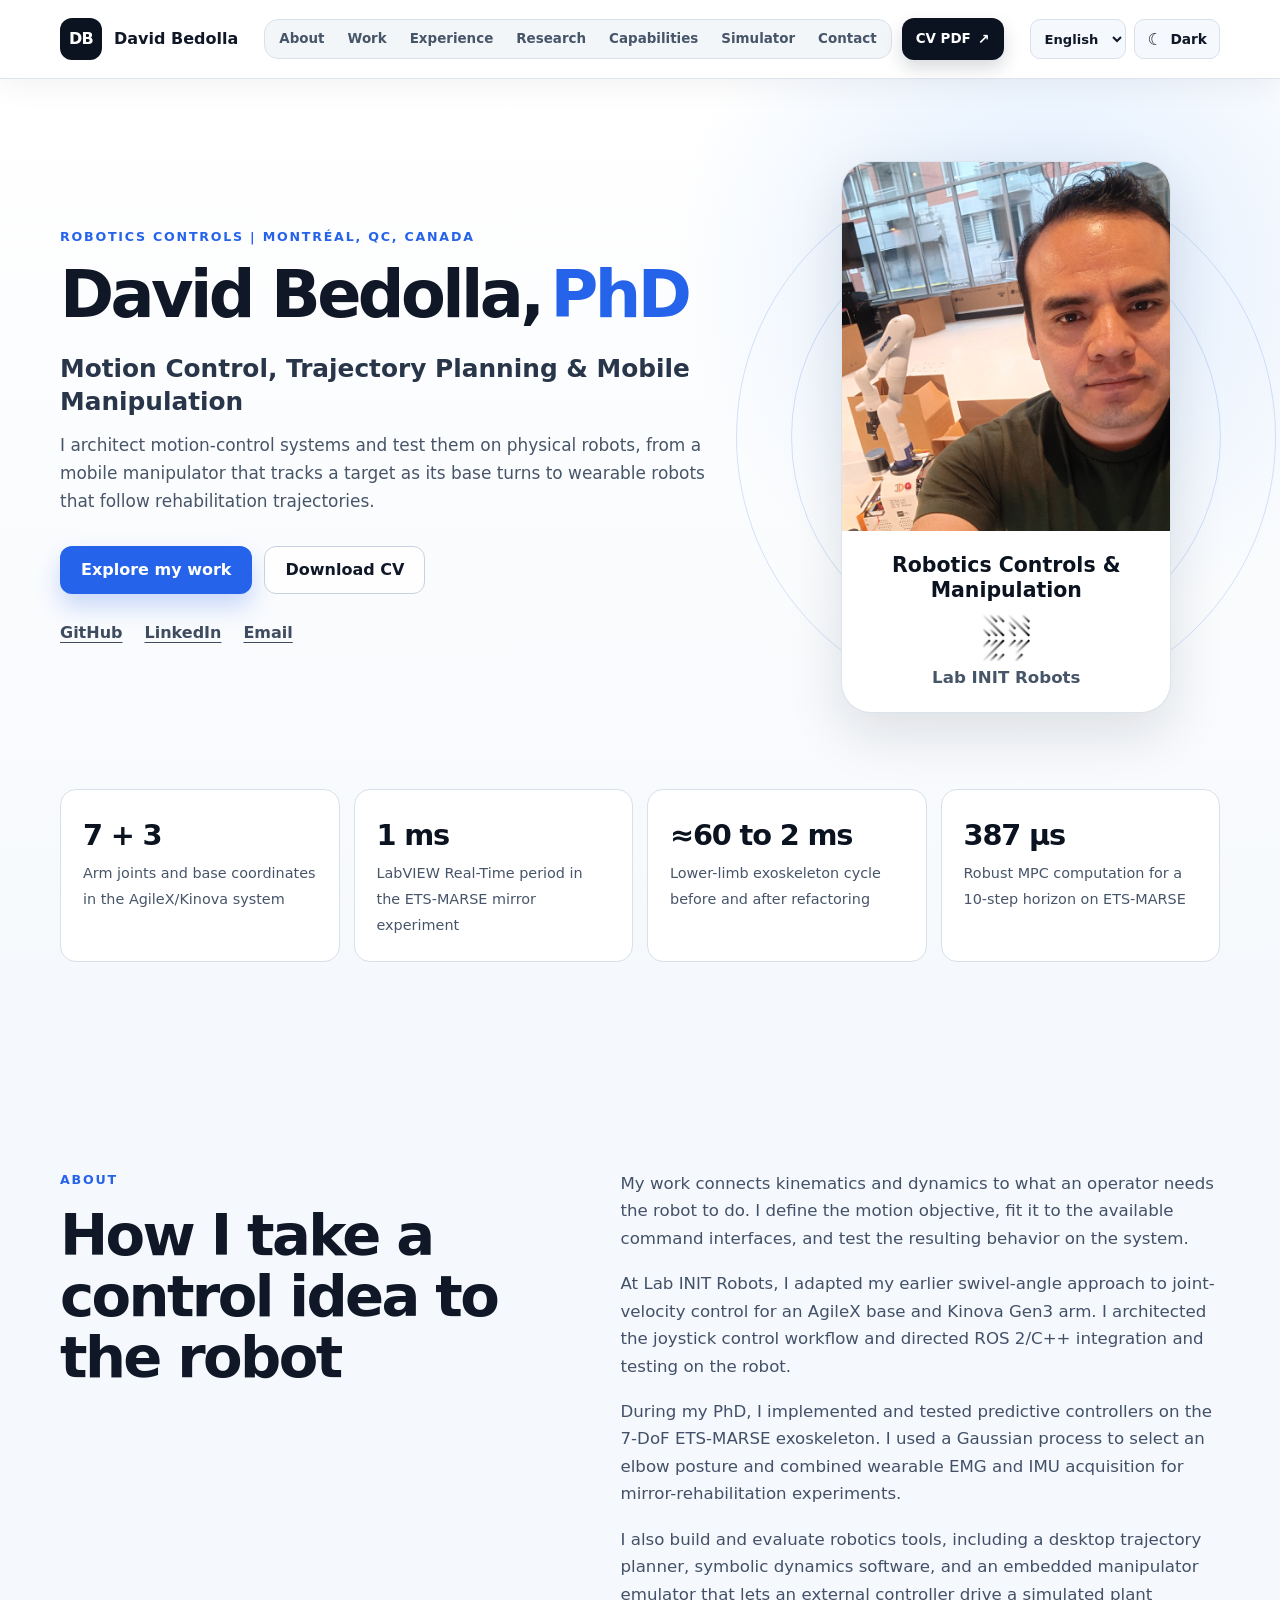
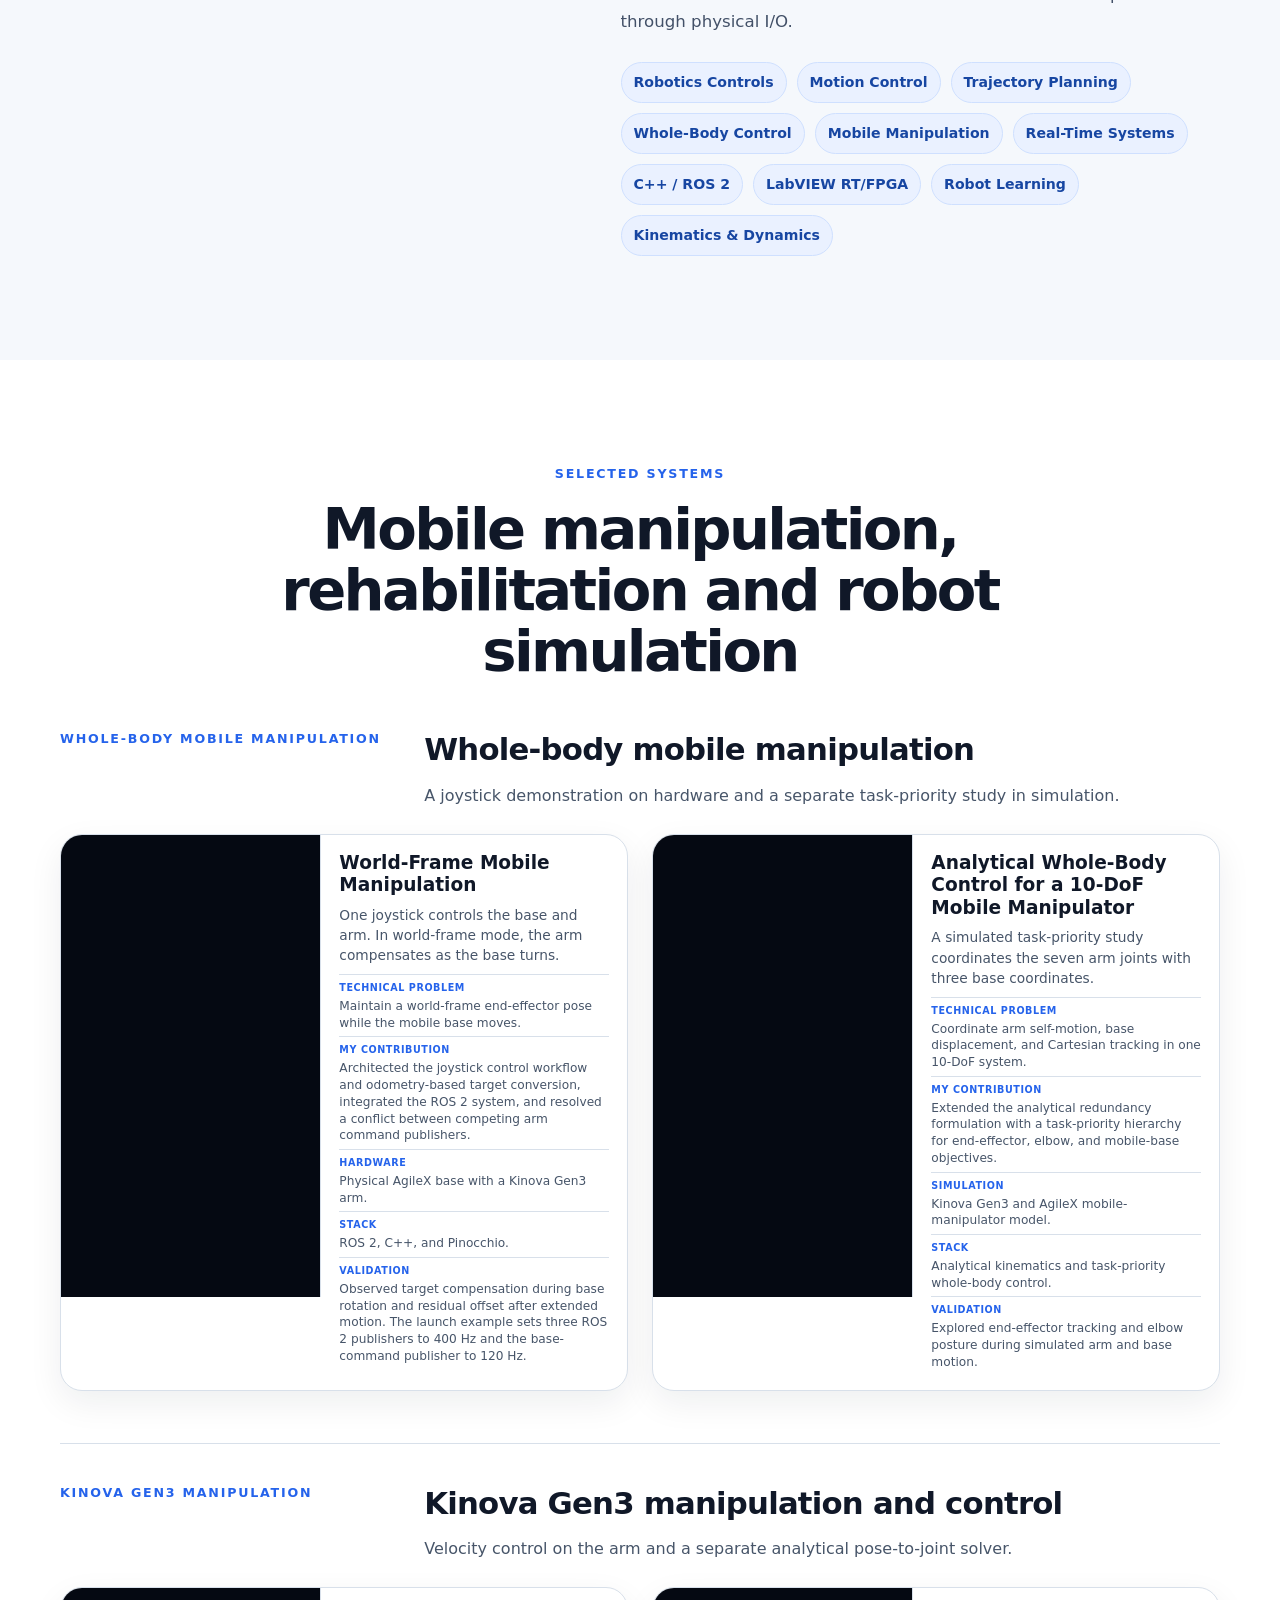
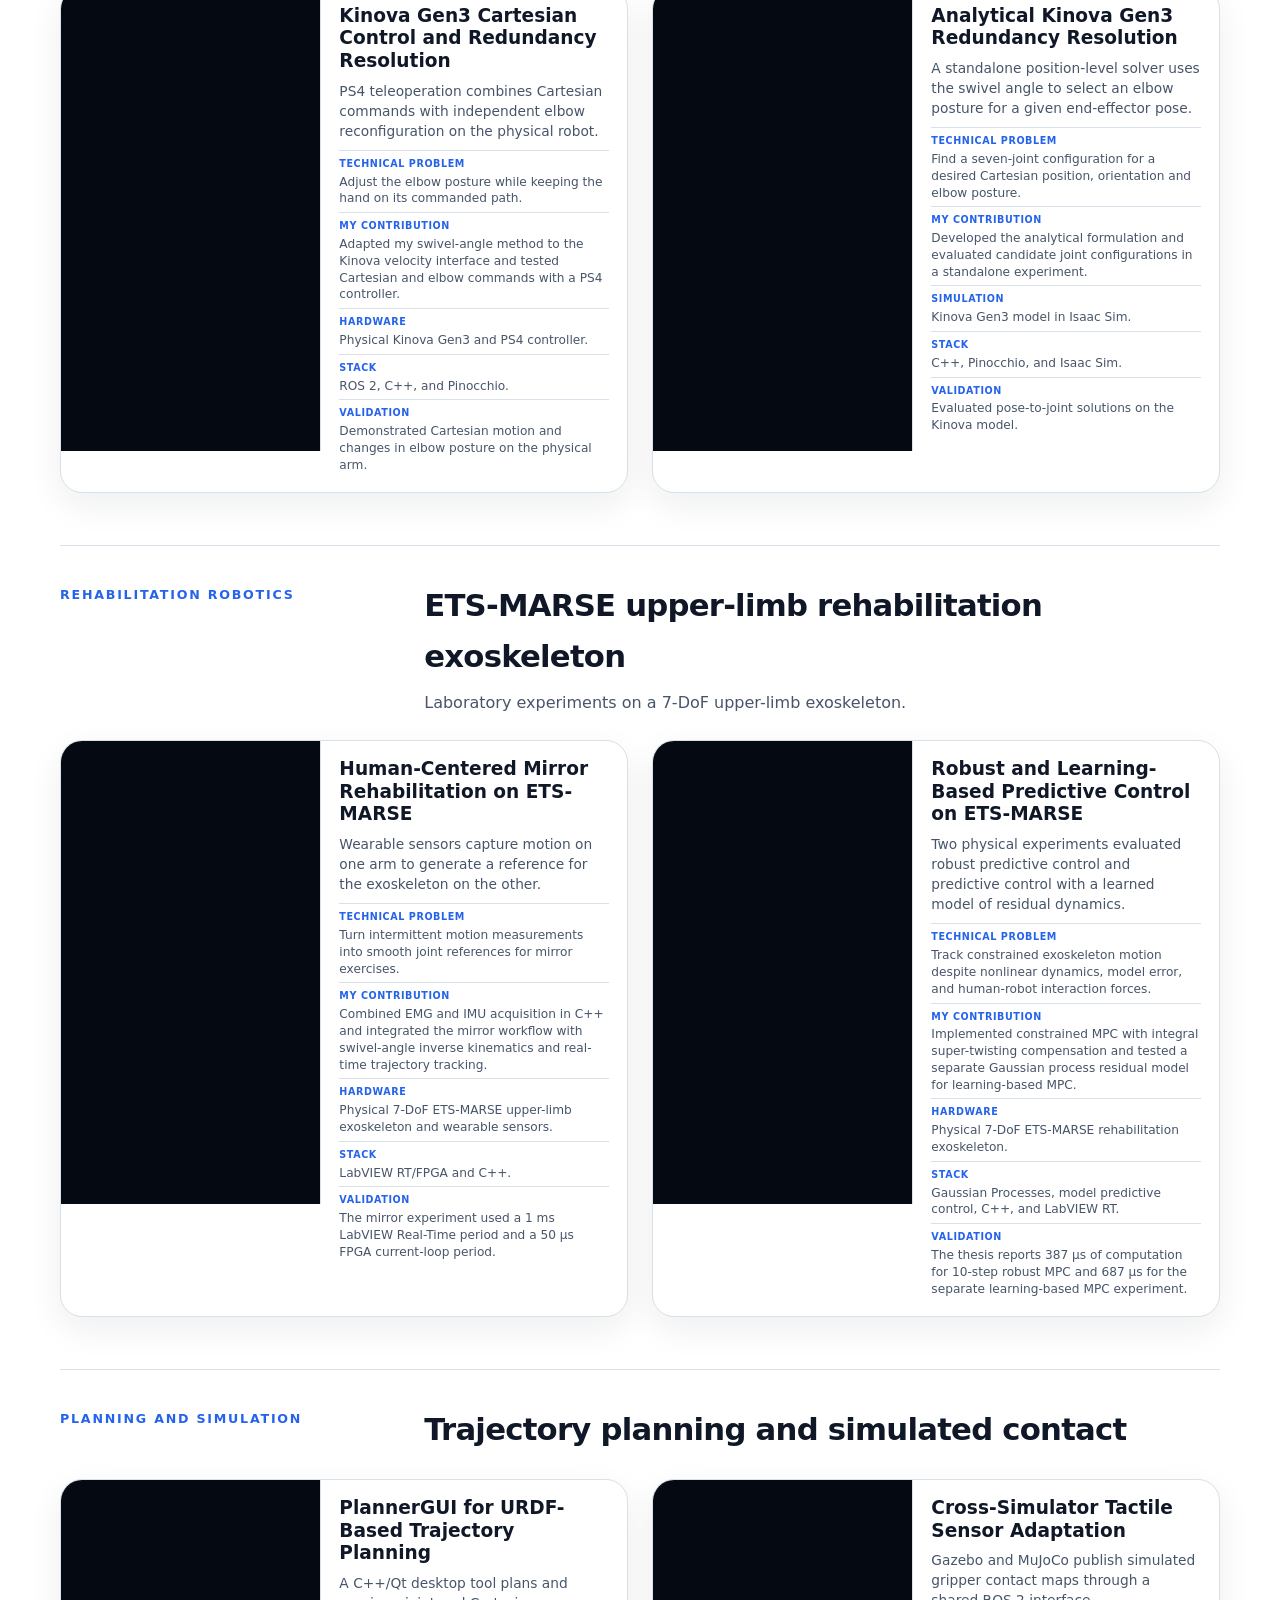
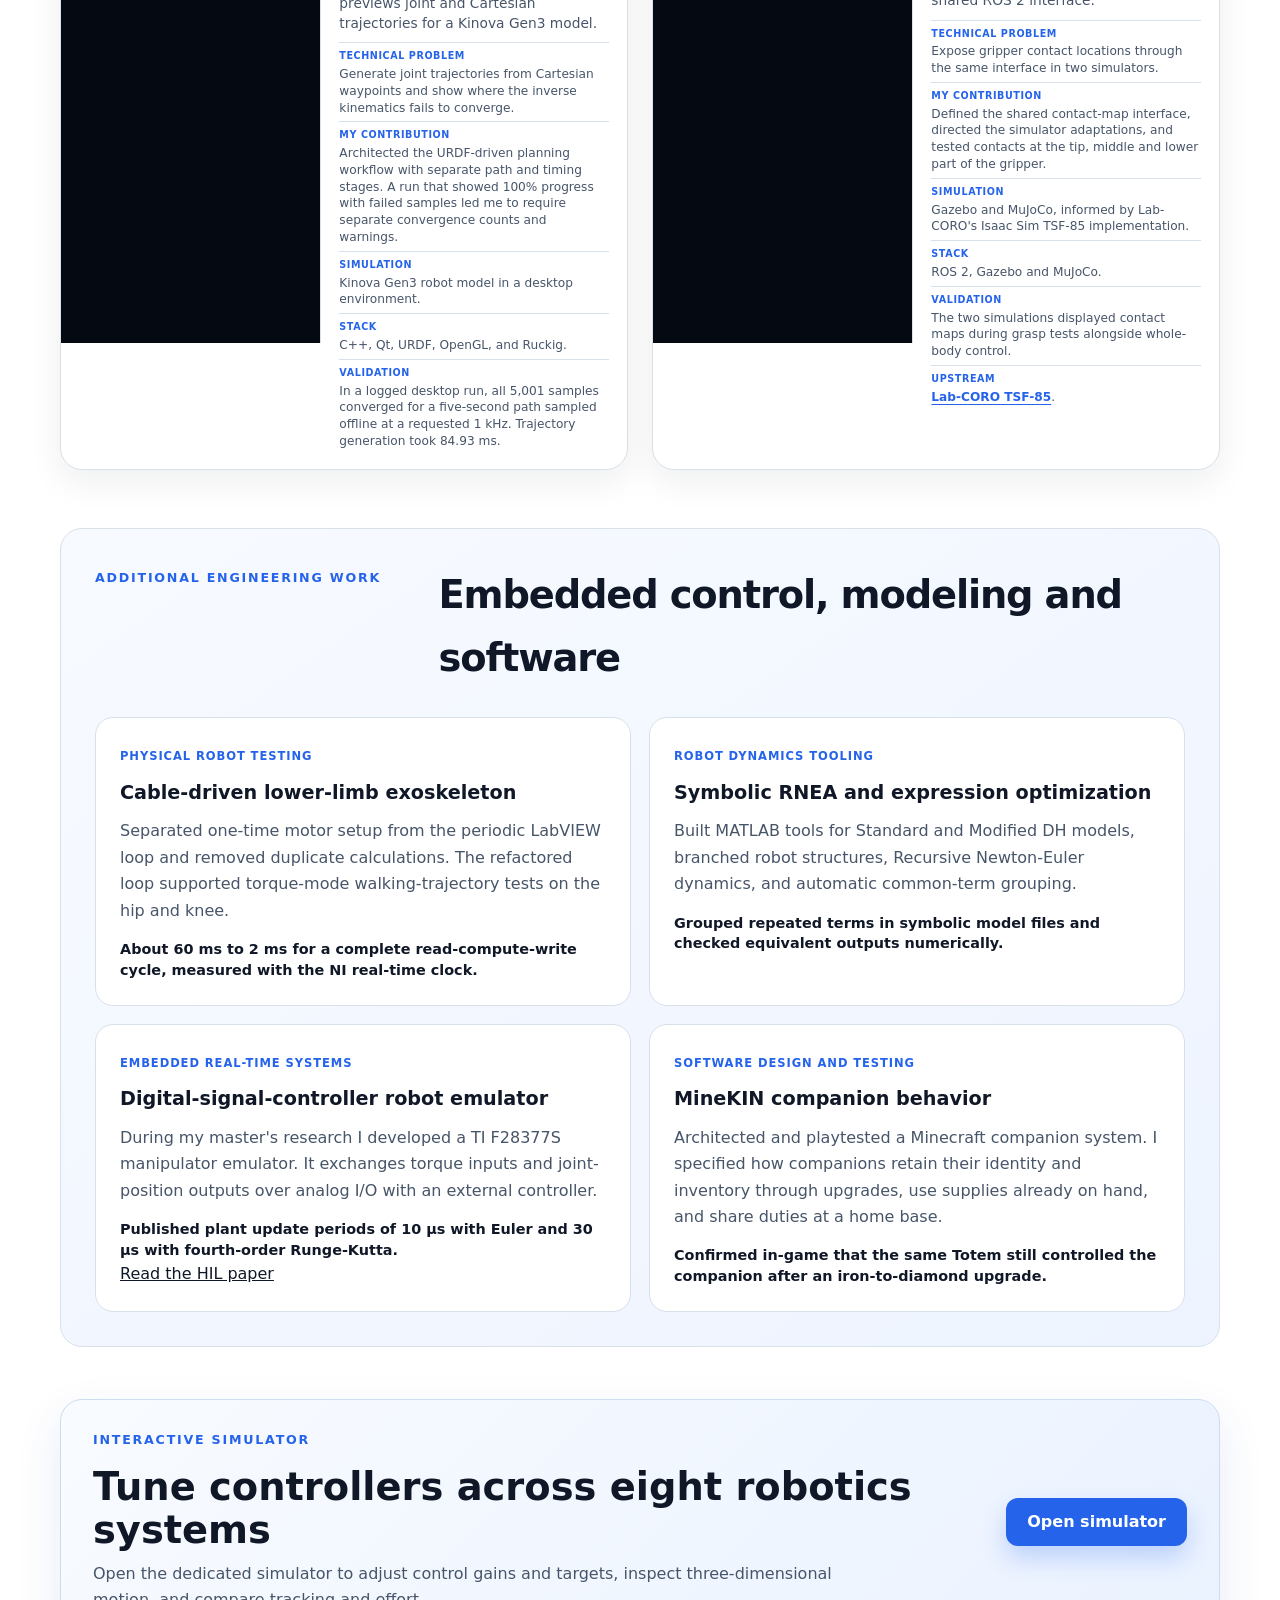
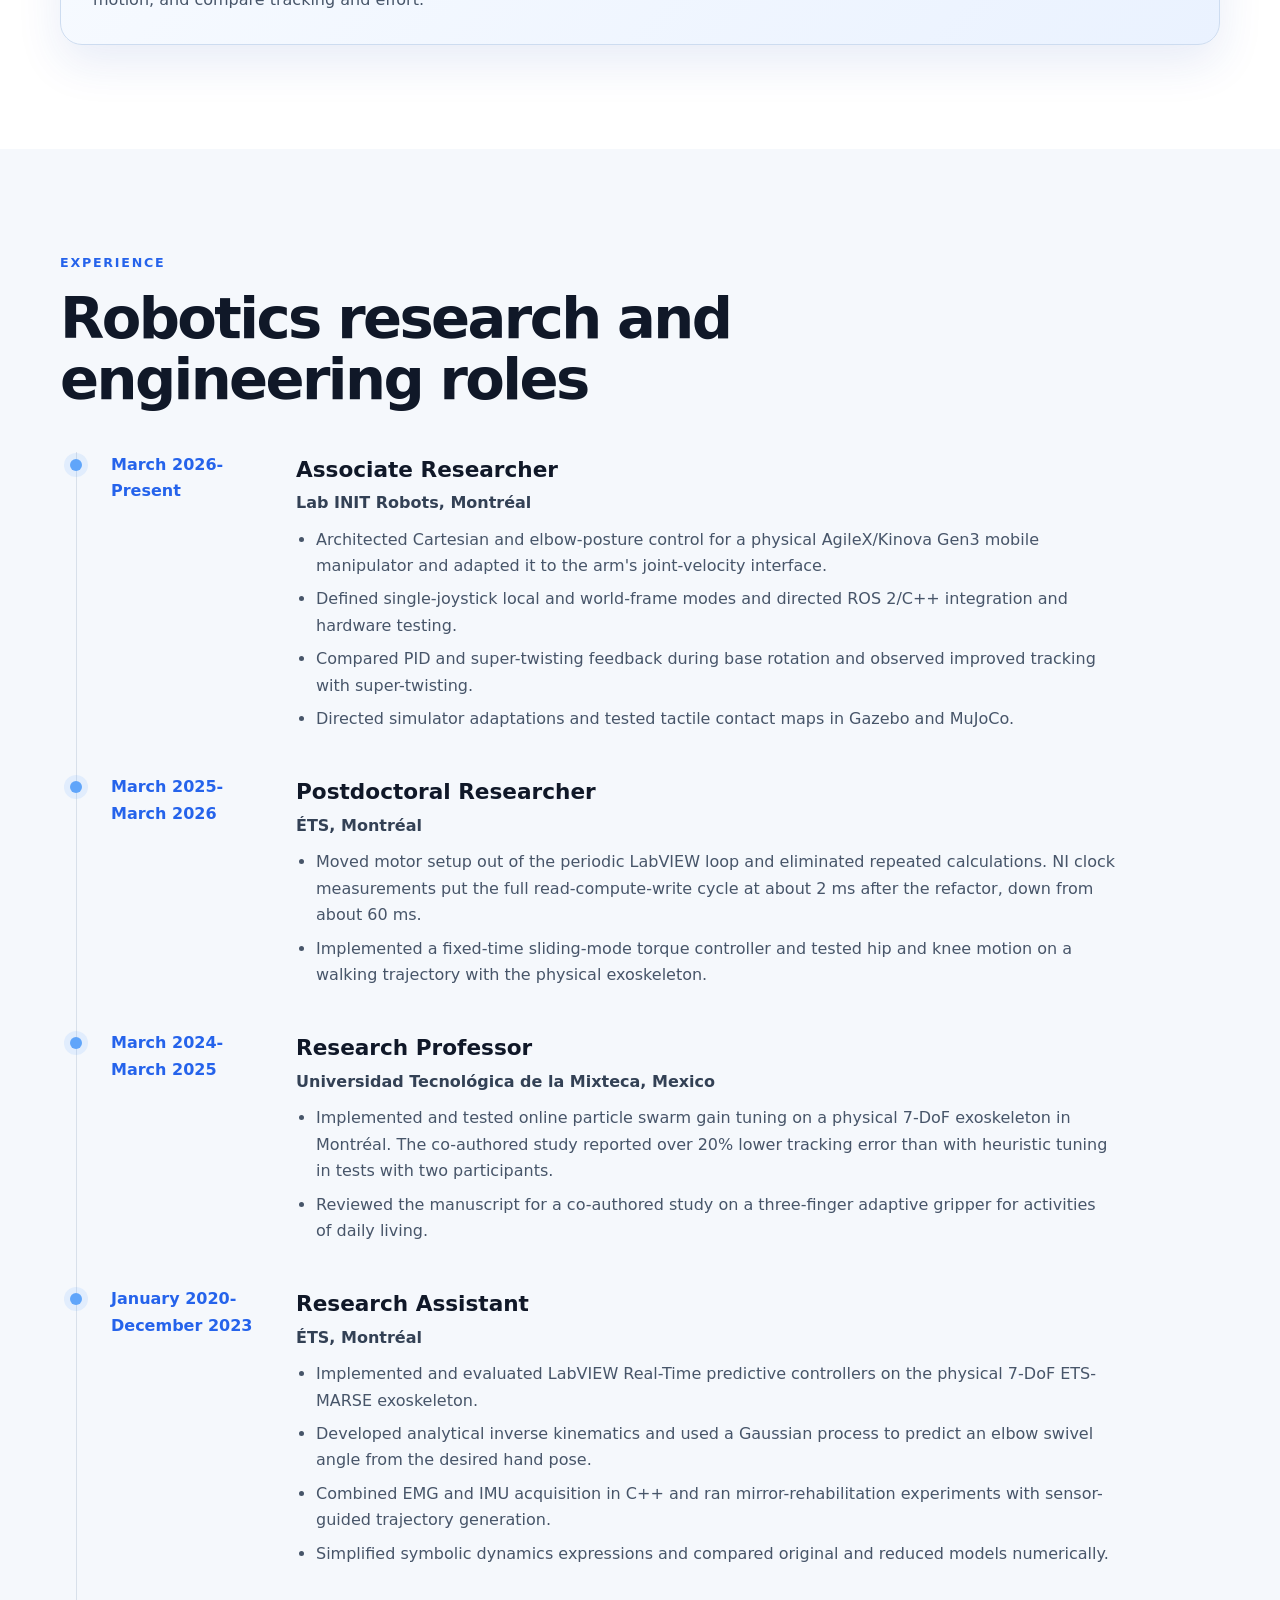
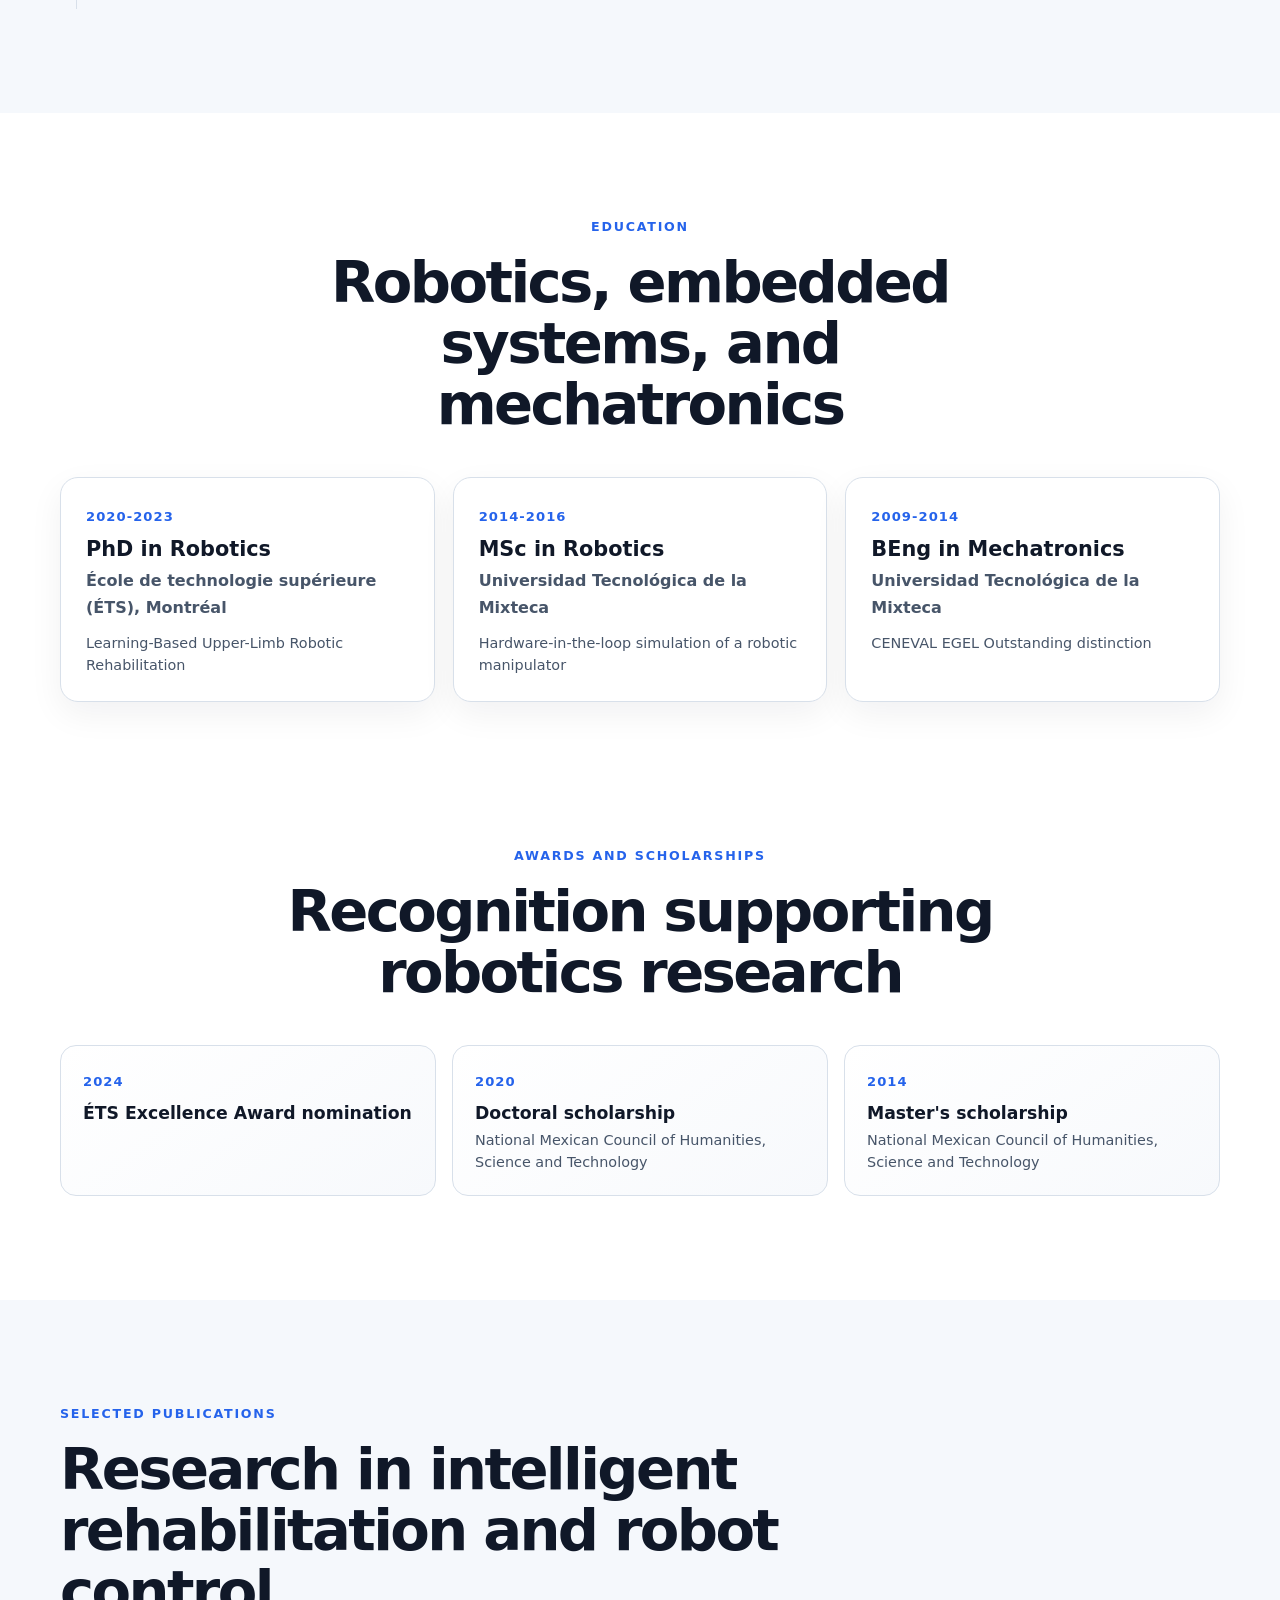
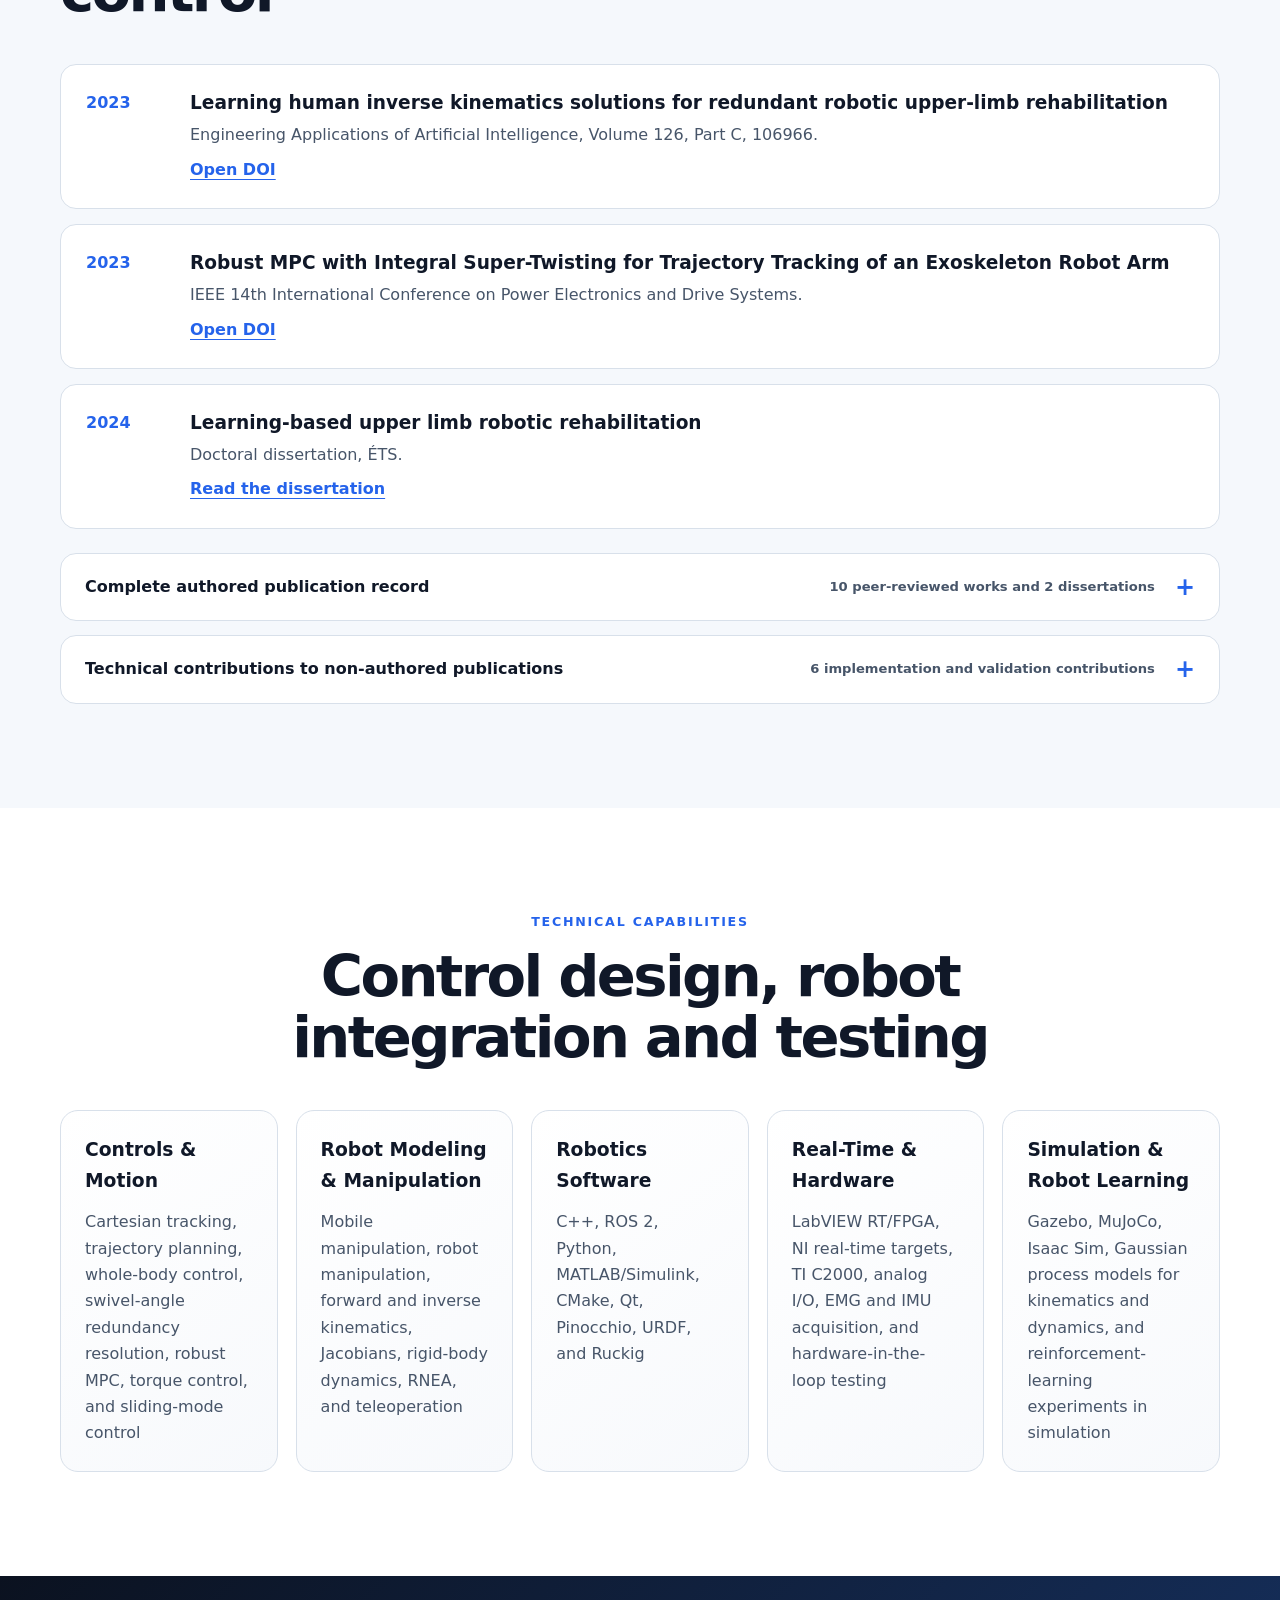
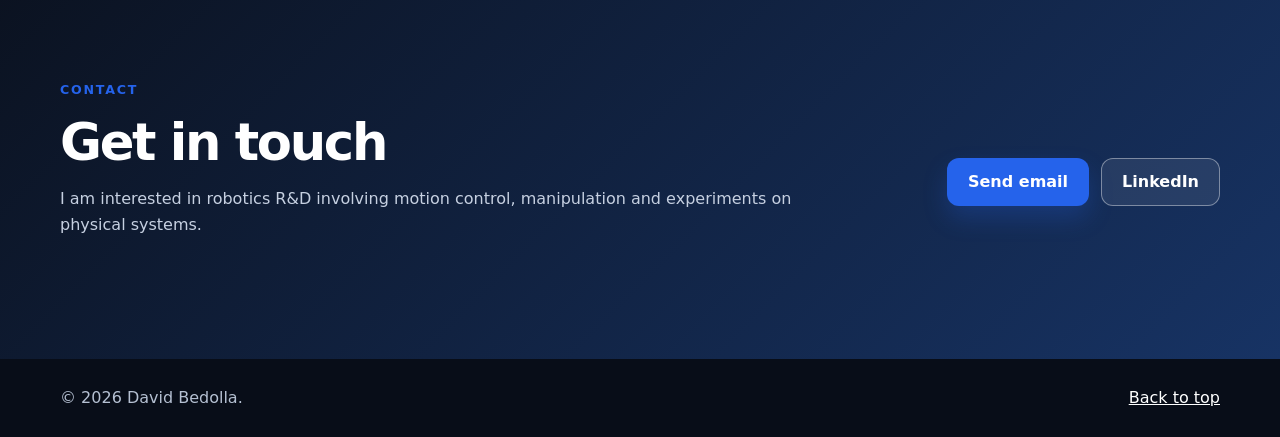
<file: index.html>
<!doctype html>
<html lang="en" translate="no" class="notranslate">
<head>
  <meta charset="utf-8">
  <meta name="viewport" content="width=device-width, initial-scale=1">
  <meta name="google" content="notranslate">
  <meta name="description" content="David Bedolla architects and tests robotics control systems for mobile manipulators and rehabilitation robots, with work in trajectory planning, ROS 2, LabVIEW Real-Time and embedded HIL.">
  <meta name="author" content="David Bedolla">
  <meta property="og:title" content="David Bedolla, PhD | Robotics Controls &amp; Mobile Manipulation">
  <meta property="og:description" content="David Bedolla architects and tests robotics control systems for mobile manipulators and rehabilitation robots, with work in trajectory planning, ROS 2, LabVIEW Real-Time and embedded HIL.">
  <meta property="og:type" content="website">
  <meta property="og:url" content="https://bedolladavidphd.github.io/">
  <meta property="og:image" content="https://bedolladavidphd.github.io/public/og.png">
  <meta property="og:image:type" content="image/png">
  <meta property="og:image:width" content="1732">
  <meta property="og:image:height" content="908">
  <meta property="og:image:alt" content="David Bedolla, PhD - Robotics Controls">
  <meta name="twitter:card" content="summary_large_image">
  <meta name="twitter:title" content="David Bedolla, PhD | Robotics Controls &amp; Mobile Manipulation">
  <meta name="twitter:description" content="David Bedolla architects and tests robotics control systems for mobile manipulators and rehabilitation robots, with work in trajectory planning, ROS 2, LabVIEW Real-Time and embedded HIL.">
  <meta name="twitter:image" content="https://bedolladavidphd.github.io/public/og.png">
  <link rel="canonical" href="https://bedolladavidphd.github.io/">
  <meta name="theme-color" content="#0b1220">
  <meta name="color-scheme" content="light dark">
  <title>David Bedolla, PhD | Robotics Controls &amp; Mobile Manipulation</title>
  <link rel="icon" href="assets/images/favicon.svg" type="image/svg+xml">
  <link rel="manifest" href="site.webmanifest">
  <script>
    document.documentElement.classList.add('js');
    try {
      const savedTheme = localStorage.getItem('portfolio-theme');
      const systemTheme = matchMedia('(prefers-color-scheme: dark)').matches ? 'dark' : 'light';
      document.documentElement.dataset.theme = savedTheme || systemTheme;
    } catch {
      document.documentElement.dataset.theme = 'light';
    }
  </script>
  <link rel="stylesheet" href="assets/css/styles.css?v=20261110-profile">
  <script defer src="assets/js/i18n.js?v=20261110-architecture"></script>
  <script defer src="assets/js/main.js?v=20260812-tsf85-1"></script>
</head>
<body>
  <a class="skip-link" href="#main-content">Skip to content</a>

  <header class="site-header" id="top">
    <div class="container nav-wrap">
      <a class="brand notranslate" href="#top" aria-label="David Bedolla home" translate="no">
        <span class="brand-mark">DB</span>
        <span class="brand-text">David Bedolla</span>
      </a>

      <nav id="site-nav" class="site-nav" aria-label="Primary navigation">
        <div class="nav-section-links" aria-label="Page sections">
          <a href="#about">About</a>
          <a href="#projects">Work</a>
          <a href="#experience">Experience</a>
          <a href="#publications">Research</a>
          <a href="#skills">Capabilities</a>
          <a href="simulator/">Simulator</a>
          <a href="#contact">Contact</a>
        </div>
        <a class="nav-cta" href="documents/David_Bedolla_CV.pdf?v=20261110-architecture" target="_blank" rel="noopener">
          <span>CV PDF</span><span class="nav-cta-arrow" aria-hidden="true">↗</span>
        </a>
      </nav>

      <div class="header-controls">
        <label class="language-control">
          <span class="visually-hidden">Language</span>
          <select class="language-select" aria-label="Language" disabled>
            <option value="en">English</option>
            <option value="es">Español</option>
            <option value="fr">Français</option>
          </select>
        </label>
        <button class="theme-toggle" type="button" aria-label="Switch color theme" aria-pressed="false">
          <span class="theme-icon" aria-hidden="true">☾</span>
          <span class="theme-label">Dark</span>
        </button>
        <button class="nav-toggle" type="button" aria-expanded="false" aria-controls="site-nav" aria-label="Open navigation">
          <span></span><span></span><span></span>
        </button>
      </div>
    </div>
  </header>

  <main id="main-content">
    <section class="hero section-pad">
      <div class="container hero-grid">
        <div class="hero-copy reveal">
          <p class="eyebrow">Robotics Controls | Montréal, QC, Canada</p>
          <h1 class="hero-name notranslate" translate="no">David Bedolla, <span>PhD</span></h1>
          <p class="hero-role">Motion Control, Trajectory Planning &amp; Mobile Manipulation</p>
          <p class="hero-summary">
            I architect motion-control systems and test them on physical robots, from a mobile manipulator that tracks a target as its base turns to wearable robots that follow rehabilitation trajectories.
          </p>
          <div class="hero-actions">
            <a class="button primary" href="#projects">Explore my work</a>
            <a class="button secondary" href="documents/David_Bedolla_CV.pdf?v=20261110-architecture" target="_blank" rel="noopener">Download CV</a>
          </div>
          <div class="social-row" aria-label="Professional links">
            <a href="https://github.com/BedollaDavidPhD" target="_blank" rel="noopener">GitHub</a>
            <a href="https://www.linkedin.com/in/-davidbedolla" target="_blank" rel="noopener">LinkedIn</a>
            <a href="mailto:davidbedollamartinez@outlook.es">Email</a>
          </div>
        </div>

        <div class="hero-visual reveal" aria-label="Robotics profile illustration">
          <div class="portrait-card">
            <div class="portrait-image">
              <img class="profile-photo" src="assets/images/profile.jpg?v=20260730-portrait" alt="David Bedolla in a robotics laboratory" width="1536" height="2048" decoding="async" fetchpriority="high">
            </div>
            <div class="portrait-caption">
              <strong>Robotics Controls &amp; Manipulation</strong>
              <span class="employer-lockup">
                <img class="init-logo" src="assets/images/init-robots-logo.png?v=20260730-portrait" alt="INIT Robots logo" width="200" height="200" decoding="async">
                <span>Lab INIT Robots</span>
              </span>
            </div>
          </div>
          <div class="orbit orbit-one"></div>
          <div class="orbit orbit-two"></div>
        </div>
      </div>

      <div class="container impact-grid reveal" aria-label="Selected project results">
        <article><strong>7 + 3</strong><span>Arm joints and base coordinates in the AgileX/Kinova system</span></article>
        <article><strong>1 ms</strong><span>LabVIEW Real-Time period in the ETS-MARSE mirror experiment</span></article>
        <article><strong>≈60 to 2 ms</strong><span>Lower-limb exoskeleton cycle before and after refactoring</span></article>
        <article><strong>387 μs</strong><span>Robust MPC computation for a 10-step horizon on ETS-MARSE</span></article>
      </div>
    </section>

    <section id="about" class="section-pad section-light">
      <div class="container two-col">
        <div class="section-heading reveal">
          <p class="eyebrow">About</p>
          <h2>How I take a control idea to the robot</h2>
        </div>
        <div class="about-copy reveal">
          <p>
            My work connects kinematics and dynamics to what an operator needs the robot to do. I define the motion objective, fit it to the available command interfaces, and test the resulting behavior on the system.
          </p>
          <p>
            At Lab INIT Robots, I adapted my earlier swivel-angle approach to joint-velocity control for an AgileX base and Kinova Gen3 arm. I architected the joystick control workflow and directed ROS 2/C++ integration and testing on the robot.
          </p>
          <p>
            During my PhD, I implemented and tested predictive controllers on the 7-DoF ETS-MARSE exoskeleton. I used a Gaussian process to select an elbow posture and combined wearable EMG and IMU acquisition for mirror-rehabilitation experiments.
          </p>
          <p>
            I also build and evaluate robotics tools, including a desktop trajectory planner, symbolic dynamics software, and an embedded manipulator emulator that lets an external controller drive a simulated plant through physical I/O.
          </p>
          <div class="focus-tags" aria-label="Professional focus areas">
            <span>Robotics Controls</span>
            <span>Motion Control</span>
            <span>Trajectory Planning</span>
            <span>Whole-Body Control</span>
            <span>Mobile Manipulation</span>
            <span>Real-Time Systems</span>
            <span>C++ / ROS 2</span>
            <span>LabVIEW RT/FPGA</span>
            <span>Robot Learning</span>
            <span>Kinematics &amp; Dynamics</span>
          </div>
        </div>
      </div>
    </section>

    <section id="projects" class="section-pad">
      <div class="container">
        <div class="section-heading centered reveal">
          <p class="eyebrow">Selected systems</p>
          <h2>Mobile manipulation, rehabilitation and robot simulation</h2>
        </div>

        <div class="project-grid">
          <div class="project-group-heading reveal">
            <p class="eyebrow">Whole-body mobile manipulation</p>
            <h3>Whole-body mobile manipulation</h3>
            <p>A joystick demonstration on hardware and a separate task-priority study in simulation.</p>
          </div>

          <article class="project-card reveal" data-project-id="mobile-manipulator-world-frame">
            <img src="assets/images/mobile-manipulator.svg" alt="Stylized mobile manipulator illustration" loading="lazy" decoding="async">
            <div class="project-body">
              <h3>World-Frame Mobile Manipulation</h3>
              <p class="project-summary">One joystick controls the base and arm. In world-frame mode, the arm compensates as the base turns.</p>
              <dl class="project-facts">
                <div><dt>Technical problem</dt><dd>Maintain a world-frame end-effector pose while the mobile base moves.</dd></div>
                <div><dt>My contribution</dt><dd>Architected the joystick control workflow and odometry-based target conversion, integrated the ROS 2 system, and resolved a conflict between competing arm command publishers.</dd></div>
                <div><dt>Hardware</dt><dd>Physical AgileX base with a Kinova Gen3 arm.</dd></div>
                <div><dt>Stack</dt><dd>ROS 2, C++, and Pinocchio.</dd></div>
                <div><dt>Validation</dt><dd>Observed target compensation during base rotation and residual offset after extended motion. The launch example sets three ROS 2 publishers to 400 Hz and the base-command publisher to 120 Hz.</dd></div>
              </dl>
            </div>
          </article>

          <article class="project-card reveal" data-project-id="mobile-manipulator-analytical">
            <img src="assets/images/mobile-manipulator.svg" alt="Stylized mobile manipulator illustration" loading="lazy" decoding="async">
            <div class="project-body">
              <h3>Analytical Whole-Body Control for a 10-DoF Mobile Manipulator</h3>
              <p class="project-summary">A simulated task-priority study coordinates the seven arm joints with three base coordinates.</p>
              <dl class="project-facts">
                <div><dt>Technical problem</dt><dd>Coordinate arm self-motion, base displacement, and Cartesian tracking in one 10-DoF system.</dd></div>
                <div><dt>My contribution</dt><dd>Extended the analytical redundancy formulation with a task-priority hierarchy for end-effector, elbow, and mobile-base objectives.</dd></div>
                <div><dt>Simulation</dt><dd>Kinova Gen3 and AgileX mobile-manipulator model.</dd></div>
                <div><dt>Stack</dt><dd>Analytical kinematics and task-priority whole-body control.</dd></div>
                <div><dt>Validation</dt><dd>Explored end-effector tracking and elbow posture during simulated arm and base motion.</dd></div>
              </dl>
            </div>
          </article>

          <div class="project-group-heading reveal">
            <p class="eyebrow">Kinova Gen3 manipulation</p>
            <h3>Kinova Gen3 manipulation and control</h3>
            <p>Velocity control on the arm and a separate analytical pose-to-joint solver.</p>
          </div>

          <article class="project-card reveal" data-project-id="mobile-manipulator-nullspace">
            <img src="assets/images/mobile-manipulator.svg" alt="Stylized Kinova Gen3 manipulation illustration" loading="lazy" decoding="async">
            <div class="project-body">
              <h3>Kinova Gen3 Cartesian Control and Redundancy Resolution</h3>
              <p class="project-summary">PS4 teleoperation combines Cartesian commands with independent elbow reconfiguration on the physical robot.</p>
              <dl class="project-facts">
                <div><dt>Technical problem</dt><dd>Adjust the elbow posture while keeping the hand on its commanded path.</dd></div>
                <div><dt>My contribution</dt><dd>Adapted my swivel-angle method to the Kinova velocity interface and tested Cartesian and elbow commands with a PS4 controller.</dd></div>
                <div><dt>Hardware</dt><dd>Physical Kinova Gen3 and PS4 controller.</dd></div>
                <div><dt>Stack</dt><dd>ROS 2, C++, and Pinocchio.</dd></div>
                <div><dt>Validation</dt><dd>Demonstrated Cartesian motion and changes in elbow posture on the physical arm.</dd></div>
              </dl>
            </div>
          </article>

          <article class="project-card reveal" data-project-id="kinova-analytical-redundancy">
            <img src="assets/images/tooling.svg" alt="Stylized Kinova Gen3 kinematics illustration" loading="lazy" decoding="async">
            <div class="project-body">
              <h3>Analytical Kinova Gen3 Redundancy Resolution</h3>
              <p class="project-summary">A standalone position-level solver uses the swivel angle to select an elbow posture for a given end-effector pose.</p>
              <dl class="project-facts">
                <div><dt>Technical problem</dt><dd>Find a seven-joint configuration for a desired Cartesian position, orientation and elbow posture.</dd></div>
                <div><dt>My contribution</dt><dd>Developed the analytical formulation and evaluated candidate joint configurations in a standalone experiment.</dd></div>
                <div><dt>Simulation</dt><dd>Kinova Gen3 model in Isaac Sim.</dd></div>
                <div><dt>Stack</dt><dd>C++, Pinocchio, and Isaac Sim.</dd></div>
                <div><dt>Validation</dt><dd>Evaluated pose-to-joint solutions on the Kinova model.</dd></div>
              </dl>
            </div>
          </article>

          <div class="project-group-heading reveal">
            <p class="eyebrow">Rehabilitation robotics</p>
            <h3>ETS-MARSE upper-limb rehabilitation exoskeleton</h3>
            <p>Laboratory experiments on a 7-DoF upper-limb exoskeleton.</p>
          </div>

          <article class="project-card reveal" data-project-id="exoskeleton-control">
            <img src="assets/images/exoskeleton.svg" alt="Stylized rehabilitation exoskeleton illustration" loading="lazy" decoding="async">
            <div class="project-body">
              <h3>Human-Centered Mirror Rehabilitation on ETS-MARSE</h3>
              <p class="project-summary">Wearable sensors capture motion on one arm to generate a reference for the exoskeleton on the other.</p>
              <dl class="project-facts">
                <div><dt>Technical problem</dt><dd>Turn intermittent motion measurements into smooth joint references for mirror exercises.</dd></div>
                <div><dt>My contribution</dt><dd>Combined EMG and IMU acquisition in C++ and integrated the mirror workflow with swivel-angle inverse kinematics and real-time trajectory tracking.</dd></div>
                <div><dt>Hardware</dt><dd>Physical 7-DoF ETS-MARSE upper-limb exoskeleton and wearable sensors.</dd></div>
                <div><dt>Stack</dt><dd>LabVIEW RT/FPGA and C++.</dd></div>
                <div><dt>Validation</dt><dd>The mirror experiment used a 1 ms LabVIEW Real-Time period and a 50 μs FPGA current-loop period.</dd></div>
              </dl>
            </div>
          </article>

          <article class="project-card reveal" data-project-id="learning-based-predictive-control">
            <img src="assets/images/exoskeleton.svg" alt="Stylized rehabilitation exoskeleton control illustration" loading="lazy" decoding="async">
            <div class="project-body">
              <h3>Robust and Learning-Based Predictive Control on ETS-MARSE</h3>
              <p class="project-summary">Two physical experiments evaluated robust predictive control and predictive control with a learned model of residual dynamics.</p>
              <dl class="project-facts">
                <div><dt>Technical problem</dt><dd>Track constrained exoskeleton motion despite nonlinear dynamics, model error, and human-robot interaction forces.</dd></div>
                <div><dt>My contribution</dt><dd>Implemented constrained MPC with integral super-twisting compensation and tested a separate Gaussian process residual model for learning-based MPC.</dd></div>
                <div><dt>Hardware</dt><dd>Physical 7-DoF ETS-MARSE rehabilitation exoskeleton.</dd></div>
                <div><dt>Stack</dt><dd>Gaussian Processes, model predictive control, C++, and LabVIEW RT.</dd></div>
                <div><dt>Validation</dt><dd>The thesis reports 387 μs of computation for 10-step robust MPC and 687 μs for the separate learning-based MPC experiment.</dd></div>
              </dl>
            </div>
          </article>

          <div class="project-group-heading reveal">
            <p class="eyebrow">Planning and simulation</p>
            <h3>Trajectory planning and simulated contact</h3>
          </div>

          <article class="project-card reveal" data-project-id="trajectory-planning-application">
            <img src="assets/images/tooling.svg" alt="Stylized robot trajectory-planning application illustration" loading="lazy" decoding="async">
            <div class="project-body">
              <h3>PlannerGUI for URDF-Based Trajectory Planning</h3>
              <p class="project-summary">A C++/Qt desktop tool plans and previews joint and Cartesian trajectories for a Kinova Gen3 model.</p>
              <dl class="project-facts">
                <div><dt>Technical problem</dt><dd>Generate joint trajectories from Cartesian waypoints and show where the inverse kinematics fails to converge.</dd></div>
                <div><dt>My contribution</dt><dd>Architected the URDF-driven planning workflow with separate path and timing stages. A run that showed 100% progress with failed samples led me to require separate convergence counts and warnings.</dd></div>
                <div><dt>Simulation</dt><dd>Kinova Gen3 robot model in a desktop environment.</dd></div>
                <div><dt>Stack</dt><dd>C++, Qt, URDF, OpenGL, and Ruckig.</dd></div>
                <div><dt>Validation</dt><dd>In a logged desktop run, all 5,001 samples converged for a five-second path sampled offline at a requested 1 kHz. Trajectory generation took 84.93 ms.</dd></div>
              </dl>
            </div>
          </article>

          <article class="project-card reveal" data-project-id="cross-simulator-tactile-adaptation">
            <img src="assets/images/tooling.svg" alt="Stylized contact-aware robotics simulation illustration" loading="lazy" decoding="async">
            <div class="project-body">
              <h3>Cross-Simulator Tactile Sensor Adaptation</h3>
              <p class="project-summary">Gazebo and MuJoCo publish simulated gripper contact maps through a shared ROS 2 interface.</p>
              <dl class="project-facts">
                <div><dt>Technical problem</dt><dd>Expose gripper contact locations through the same interface in two simulators.</dd></div>
                <div><dt>My contribution</dt><dd>Defined the shared contact-map interface, directed the simulator adaptations, and tested contacts at the tip, middle and lower part of the gripper.</dd></div>
                <div><dt>Simulation</dt><dd>Gazebo and MuJoCo, informed by Lab-CORO's Isaac Sim TSF-85 implementation.</dd></div>
                <div><dt>Stack</dt><dd>ROS 2, Gazebo and MuJoCo.</dd></div>
                <div><dt>Validation</dt><dd>The two simulations displayed contact maps during grasp tests alongside whole-body control.</dd></div>
                <div><dt>Upstream</dt><dd><a href="https://github.com/Lab-CORO/TSF-85" target="_blank" rel="noopener">Lab-CORO TSF-85</a>.</dd></div>
              </dl>
            </div>
          </article>

        </div>

        <div class="supporting-work reveal">
          <div class="supporting-work-heading">
            <p class="eyebrow">Additional engineering work</p>
            <h3>Embedded control, modeling and software</h3>
          </div>
          <div class="foundation-grid">
            <article class="foundation-card">
              <span>Physical robot testing</span>
              <h3>Cable-driven lower-limb exoskeleton</h3>
              <p>Separated one-time motor setup from the periodic LabVIEW loop and removed duplicate calculations. The refactored loop supported torque-mode walking-trajectory tests on the hip and knee.</p>
              <strong>About 60 ms to 2 ms for a complete read-compute-write cycle, measured with the NI real-time clock.</strong>
            </article>
            <article class="foundation-card">
              <span>Robot dynamics tooling</span>
              <h3>Symbolic RNEA and expression optimization</h3>
              <p>Built MATLAB tools for Standard and Modified DH models, branched robot structures, Recursive Newton-Euler dynamics, and automatic common-term grouping.</p>
              <strong>Grouped repeated terms in symbolic model files and checked equivalent outputs numerically.</strong>
            </article>
            <article class="foundation-card">
              <span>Embedded real-time systems</span>
              <h3>Digital-signal-controller robot emulator</h3>
              <p>During my master's research I developed a TI F28377S manipulator emulator. It exchanges torque inputs and joint-position outputs over analog I/O with an external controller.</p>
              <strong>Published plant update periods of 10 μs with Euler and 30 μs with fourth-order Runge-Kutta.</strong>
              <a href="https://www.mecamex.net/revistas/LMEM/revistas/LMEM-V07-N01-04.pdf" target="_blank" rel="noopener">Read the HIL paper</a>
            </article>
            <article class="foundation-card">
              <span>Software design and testing</span>
              <h3>MineKIN companion behavior</h3>
              <p>Architected and playtested a Minecraft companion system. I specified how companions retain their identity and inventory through upgrades, use supplies already on hand, and share duties at a home base.</p>
              <strong>Confirmed in-game that the same Totem still controlled the companion after an iron-to-diamond upgrade.</strong>
            </article>
          </div>
        </div>

        <div class="simulator-cta reveal">
          <div>
            <p class="eyebrow">Interactive simulator</p>
            <h3>Tune controllers across eight robotics systems</h3>
            <p>Open the dedicated simulator to adjust control gains and targets, inspect three-dimensional motion, and compare tracking and effort.</p>
          </div>
          <a class="button primary" href="simulator/">Open simulator</a>
        </div>

      </div>
    </section>

    <section id="experience" class="section-pad section-dark">
      <div class="container">
        <div class="section-heading reveal">
          <p class="eyebrow">Experience</p>
          <h2>Robotics research and engineering roles</h2>
        </div>

        <div class="timeline">
          <article class="timeline-item reveal">
            <div class="timeline-date">March 2026-Present</div>
            <div>
              <h3>Associate Researcher</h3>
              <p class="timeline-place">Lab INIT Robots, Montréal</p>
              <ul class="timeline-bullets">
                <li>Architected Cartesian and elbow-posture control for a physical AgileX/Kinova Gen3 mobile manipulator and adapted it to the arm's joint-velocity interface.</li>
                <li>Defined single-joystick local and world-frame modes and directed ROS 2/C++ integration and hardware testing.</li>
                <li>Compared PID and super-twisting feedback during base rotation and observed improved tracking with super-twisting.</li>
                <li>Directed simulator adaptations and tested tactile contact maps in Gazebo and MuJoCo.</li>
              </ul>
            </div>
          </article>

          <article class="timeline-item reveal">
            <div class="timeline-date">March 2025-March 2026</div>
            <div>
              <h3>Postdoctoral Researcher</h3>
              <p class="timeline-place">ÉTS, Montréal</p>
              <ul class="timeline-bullets">
                <li>Moved motor setup out of the periodic LabVIEW loop and eliminated repeated calculations. NI clock measurements put the full read-compute-write cycle at about 2 ms after the refactor, down from about 60 ms.</li>
                <li>Implemented a fixed-time sliding-mode torque controller and tested hip and knee motion on a walking trajectory with the physical exoskeleton.</li>
              </ul>
            </div>
          </article>

          <article class="timeline-item reveal">
            <div class="timeline-date">March 2024-March 2025</div>
            <div>
              <h3>Research Professor</h3>
              <p class="timeline-place">Universidad Tecnológica de la Mixteca, Mexico</p>
              <ul class="timeline-bullets">
                <li>Implemented and tested online particle swarm gain tuning on a physical 7-DoF exoskeleton in Montréal. The co-authored study reported over 20% lower tracking error than with heuristic tuning in tests with two participants.</li>
                <li>Reviewed the manuscript for a co-authored study on a three-finger adaptive gripper for activities of daily living.</li>
              </ul>
            </div>
          </article>

          <article class="timeline-item reveal">
            <div class="timeline-date">January 2020-December 2023</div>
            <div>
              <h3>Research Assistant</h3>
              <p class="timeline-place">ÉTS, Montréal</p>
              <ul class="timeline-bullets">
                <li>Implemented and evaluated LabVIEW Real-Time predictive controllers on the physical 7-DoF ETS-MARSE exoskeleton.</li>
                <li>Developed analytical inverse kinematics and used a Gaussian process to predict an elbow swivel angle from the desired hand pose.</li>
                <li>Combined EMG and IMU acquisition in C++ and ran mirror-rehabilitation experiments with sensor-guided trajectory generation.</li>
                <li>Simplified symbolic dynamics expressions and compared original and reduced models numerically.</li>
              </ul>
            </div>
          </article>
        </div>
      </div>
    </section>

    <section id="education" class="section-pad">
      <div class="container">
        <div class="section-heading centered reveal">
          <p class="eyebrow">Education</p>
          <h2>Robotics, embedded systems, and mechatronics</h2>
        </div>

        <div class="education-grid">
          <article class="education-card reveal">
            <span>2020-2023</span>
            <h3>PhD in Robotics</h3>
            <p>École de technologie supérieure (ÉTS), Montréal</p>
            <small>Learning-Based Upper-Limb Robotic Rehabilitation</small>
          </article>
          <article class="education-card reveal">
            <span>2014-2016</span>
            <h3>MSc in Robotics</h3>
            <p>Universidad Tecnológica de la Mixteca</p>
            <small>Hardware-in-the-loop simulation of a robotic manipulator</small>
          </article>
          <article class="education-card reveal">
            <span>2009-2014</span>
            <h3>BEng in Mechatronics</h3>
            <p>Universidad Tecnológica de la Mixteca</p>
            <small>CENEVAL EGEL Outstanding distinction</small>
          </article>
        </div>
      </div>
    </section>

    <section id="awards" class="section-pad compact-section">
      <div class="container">
        <div class="section-heading centered reveal">
          <p class="eyebrow">Awards and scholarships</p>
          <h2>Recognition supporting robotics research</h2>
        </div>

        <div class="awards-grid">
          <article class="award-card reveal">
            <span>2024</span>
            <h3>ÉTS Excellence Award nomination</h3>
          </article>
          <article class="award-card reveal">
            <span>2020</span>
            <h3>Doctoral scholarship</h3>
            <p>National Mexican Council of Humanities, Science and Technology</p>
          </article>
          <article class="award-card reveal">
            <span>2014</span>
            <h3>Master's scholarship</h3>
            <p>National Mexican Council of Humanities, Science and Technology</p>
          </article>
        </div>
      </div>
    </section>

    <section id="publications" class="section-pad section-light">
      <div class="container">
        <div class="section-heading reveal">
          <p class="eyebrow">Selected publications</p>
          <h2>Research in intelligent rehabilitation and robot control</h2>
        </div>

        <div class="publication-list">
          <article class="publication reveal">
            <div class="pub-year">2023</div>
            <div>
              <h3>Learning human inverse kinematics solutions for redundant robotic upper-limb rehabilitation</h3>
              <p>Engineering Applications of Artificial Intelligence, Volume 126, Part C, 106966.</p>
              <a href="https://doi.org/10.1016/j.engappai.2023.106966" target="_blank" rel="noopener">Open DOI</a>
            </div>
          </article>

          <article class="publication reveal">
            <div class="pub-year">2023</div>
            <div>
              <h3>Robust MPC with Integral Super-Twisting for Trajectory Tracking of an Exoskeleton Robot Arm</h3>
              <p>IEEE 14th International Conference on Power Electronics and Drive Systems.</p>
              <a href="https://doi.org/10.1109/PEDS57185.2023.10246735" target="_blank" rel="noopener">Open DOI</a>
            </div>
          </article>

          <article class="publication reveal">
            <div class="pub-year">2024</div>
            <div>
              <h3>Learning-based upper limb robotic rehabilitation</h3>
              <p>Doctoral dissertation, ÉTS.</p>
              <a href="https://espace.etsmtl.ca/id/eprint/3453/" target="_blank" rel="noopener">Read the dissertation</a>
            </div>
          </article>
        </div>

        <div class="publication-archives reveal">
          <details class="publication-expand">
            <summary>
              <span>Complete authored publication record</span>
              <small>10 peer-reviewed works and 2 dissertations</small>
            </summary>
            <ol class="expanded-publications contribution-list">
              <li><strong>Bedolla-Martínez, D.</strong>, Kali, Y., Saad, M., Ochoa-Luna, C., &amp; Rahman, M. H. (2023). <em>Learning human inverse kinematics solutions for redundant robotic upper-limb rehabilitation.</em> Engineering Applications of Artificial Intelligence, 126, 106966. <a href="https://doi.org/10.1016/j.engappai.2023.106966" target="_blank" rel="noopener">DOI</a><span>Contribution: Led development and evaluation of the Gaussian-Process-based inverse-kinematics method for the 7-DoF exoskeleton, achieving approximately 43 μs execution.</span></li>
              <li><strong>Bedolla-Martínez, D.</strong>, Kali, Y., Saad, M., Ochoa-Luna, C., &amp; Rahman, M. H. (2023). <em>Robust MPC with Integral Super-Twisting for Trajectory Tracking of an Exoskeleton Robot Arm.</em> IEEE PEDS. <a href="https://doi.org/10.1109/PEDS57185.2023.10246735" target="_blank" rel="noopener">DOI</a><span>Contribution: Developed and implemented robust MPC with integral super-twisting compensation, then evaluated trajectory tracking in simulation and on the physical ETS-MARSE exoskeleton.</span></li>
              <li><strong>Bedolla-Martínez, D.</strong> (2024). <em>Learning-based upper limb robotic rehabilitation.</em> Doctoral dissertation, ÉTS. <a href="https://espace.etsmtl.ca/id/eprint/3453/" target="_blank" rel="noopener">Read the dissertation</a><span>Contribution: Integrated intelligent motion control, human-oriented inverse kinematics, learning-based predictive control, and mirror-rehabilitation methods on the ETS-MARSE exoskeleton.</span></li>
              <li><strong>Bedolla-Martínez, D.</strong> (2017). <em>Emulador de un robot manipulador de 2 grados de libertad con base en un controlador digital de señales.</em> Master's dissertation, Universidad Tecnológica de la Mixteca.<span>Contribution: Led development of the digital-signal-controller hardware-in-the-loop emulator for a 2-DoF manipulator.</span></li>
              <li><strong>Bedolla-Martínez, D.</strong>, Lugo, E., &amp; Trujillo-Romero, F. (2019). <em>Artificial neural network topology to calculate the PUMA 560's inverse kinematics for real-time applications.</em> Research in Computing Science, 148(8), 397-405.<span>Contribution: Proposed and deployed the neural-network topology for real-time PUMA 560 inverse kinematics.</span></li>
              <li><strong>Bedolla-Martínez, D.</strong>, Ramírez, F., &amp; Arias, J. (2018). <em>Simulación Hardware-in-the-loop de un Robot Manipulador con Base en un Controlador Digital de Señales.</em> La Mecatrónica en México, 7(1), 25-36. <a href="https://www.mecamex.net/revistas/LMEM/revistas/LMEM-V07-N01-04.pdf" target="_blank" rel="noopener">Read the HIL paper</a><span>Contribution: Developed the embedded plant and physical I/O during my master's research and wrote up the results for the 2018 paper.</span></li>
              <li><strong>Bedolla-Martínez, D.</strong>, Lugo, E., Trujillo-Romero, F., &amp; Ramírez, F. (2016). <em>Offline tuner for a discrete PID controller using a multi-objective genetic algorithm.</em> Research in Computing Science, 113, 171-180.<span>Contribution: Developed and simulated the multi-objective genetic-algorithm tuner for a discrete PID controller.</span></li>
              <li>Sosa Méndez, D., García Cena, C. E., <strong>Bedolla-Martínez, D.</strong>, &amp; Martín González, A. (2024). <em>Innovative Metaheuristic Optimization Approach with a Bi-Triad for Rehabilitation Exoskeletons.</em> Sensors, 24(7), 2231. <a href="https://doi.org/10.3390/s24072231" target="_blank" rel="noopener">DOI</a><span>Contribution: Contributed to development and testing of the metaheuristic parameter-tuning strategy for the rehabilitation exoskeleton.</span></li>
              <li>Rahman, M. M., Shahria, M. T., Sunny, M. S. H., Khan, M. M. R., Islam, E., Swapnil, A. A. Z., <strong>Bedolla-Martínez, D.</strong>, &amp; Rahman, M. H. (2024). <em>Development of a Three-Finger Adaptive Robotic Gripper to Assist Activities of Daily Living.</em> Designs, 8(2), 35. <a href="https://doi.org/10.3390/designs8020035" target="_blank" rel="noopener">DOI</a><span>Contribution: Reviewed the manuscript for the adaptive-gripper study.</span></li>
              <li>Sosa Méndez, D., <strong>Bedolla-Martínez, D.</strong>, Saad, M., Kali, Y., García Cena, C. E., &amp; Álvarez, Á. L. (2025). <em>Upper-Limb Robotic Rehabilitation: Online Sliding Mode Controller Gain Tuning Using Particle Swarm Optimization.</em> Robotics, 14(4), 51. <a href="https://doi.org/10.3390/robotics14040051" target="_blank" rel="noopener">DOI</a><span>Contribution: Implemented and tested the online PSO gain-tuning method on the physical exoskeleton.</span></li>
              <li>Rahman, M. M., Zarif, M. I. I., Shahria, M. T., <strong>Bedolla-Martinez, D.</strong>, De Caro, J. D. S., Ahamed, S. I., &amp; Rahman, M. H. (2025). <em>Development of a User-Friendly Simulation Model and Control System for Wheelchair-Mounted Robots Performing Pick-and-Place Tasks in Assistive Environments.</em> 6th International Conference on Artificial Intelligence, Robotics and Control, 17-22. <a href="https://doi.org/10.1109/AIRC64931.2025.11077502" target="_blank" rel="noopener">DOI</a><span>Contribution: Contributed inverse-kinematics modeling to the wheelchair-mounted robot simulation and control system.</span></li>
              <li>Rahman, M. M., Banik, N., Sunny, M. S. H., Zarif, M. I. I., <strong>Bedolla-Martinez, D.</strong>, Schultz, K., Ahamed, S. I., &amp; Rahman, M. H. (2025). <em>Wheelchair-Mounted Robotic Arms: A Systematic Review of Technical Design and Activities of Daily Living Outcomes.</em> Disability and Rehabilitation: Assistive Technology, 20(7), 2532-2556. <a href="https://doi.org/10.1080/17483107.2025.2547042" target="_blank" rel="noopener">DOI</a><span>Contribution: Conducted literature review and contributed manuscript revision and editing.</span></li>
            </ol>
          </details>

          <details class="publication-expand">
            <summary>
              <span>Technical contributions to non-authored publications</span>
              <small>6 implementation and validation contributions</small>
            </summary>
            <ol class="expanded-publications contribution-list" start="13">
              <li>Bancel, B., Kali, Y., Nerguizian, V., &amp; Saad, M. (2026). <em>Fixed-time lateral control of autonomous vehicles with prescribed performance.</em> SAE International Journal of Vehicle Dynamics, Stability, and NVH, 10(2). <span>Contribution: latency analysis and fixed-time scheduling improvements.</span></li>
              <li>Abdallah, M., Kali, Y., Saad, M., Fareh, R., &amp; Bettayeb, M. (2025). <em>Wearable exoskeleton robot control using radial basis function-based fixed-time terminal sliding mode with prescribed performance.</em> Asian Journal of Control. <span>Contribution: simulation, real-time implementation, and experimental validation.</span></li>
              <li>Kali, Y., Saad, M., Saad, M., &amp; Rahman, M. H. (2024). <em>Control of a 7-DOF exoskeleton for upper-limb rehabilitation using a fast terminal super-twisting.</em> IRASET. <span>Contribution: real-time controller implementation.</span></li>
              <li>Kali, Y., Saad, M., &amp; Fallaha, C. (2024). <em>Variable-Gains Bi-power reaching law of SMC with terminal model-based switching surfaces for a 7-DoF exoskeleton robot.</em> ICARCV. <span>Contribution: real-time controller implementation.</span></li>
              <li>Abdallah, M., Kali, Y., Saad, M., Fareh, R., &amp; Bettayeb, M. (2023). <em>Robust fast terminal SMC with prescribed performance for a wearable exoskeleton robot.</em> IEEE PEDS. <span>Contribution: real-time controller implementation and experiments.</span></li>
              <li>Fallaha, C., Saad, M., Ghommam, J., &amp; Kali, Y. (2020). <em>Sliding mode control with model-based switching functions applied on a 7-DOF exoskeleton arm.</em> IEEE/ASME Transactions on Mechatronics, 26(1), 539-550. <span>Contribution: real-time implementation and experimental validation.</span></li>
            </ol>
          </details>
        </div>
      </div>
    </section>

    <section id="skills" class="section-pad">
      <div class="container">
        <div class="section-heading centered reveal">
          <p class="eyebrow">Technical capabilities</p>
          <h2>Control design, robot integration and testing</h2>
        </div>

        <div class="skills-grid">
          <article class="skill-card reveal">
            <h3>Controls &amp; Motion</h3>
            <p>Cartesian tracking, trajectory planning, whole-body control, swivel-angle redundancy resolution, robust MPC, torque control, and sliding-mode control</p>
          </article>
          <article class="skill-card reveal">
            <h3>Robot Modeling &amp; Manipulation</h3>
            <p>Mobile manipulation, robot manipulation, forward and inverse kinematics, Jacobians, rigid-body dynamics, RNEA, and teleoperation</p>
          </article>
          <article class="skill-card reveal">
            <h3>Robotics Software</h3>
            <p>C++, ROS 2, Python, MATLAB/Simulink, CMake, Qt, Pinocchio, URDF, and Ruckig</p>
          </article>
          <article class="skill-card reveal">
            <h3>Real-Time &amp; Hardware</h3>
            <p>LabVIEW RT/FPGA, NI real-time targets, TI C2000, analog I/O, EMG and IMU acquisition, and hardware-in-the-loop testing</p>
          </article>
          <article class="skill-card reveal">
            <h3>Simulation &amp; Robot Learning</h3>
            <p>Gazebo, MuJoCo, Isaac Sim, Gaussian process models for kinematics and dynamics, and reinforcement-learning experiments in simulation</p>
          </article>
        </div>
      </div>
    </section>

    <section id="contact" class="section-pad contact-section">
      <div class="container contact-card reveal">
        <div>
          <p class="eyebrow">Contact</p>
          <h2>Get in touch</h2>
          <p>I am interested in robotics R&amp;D involving motion control, manipulation and experiments on physical systems.</p>
        </div>
        <div class="contact-actions">
          <a class="button primary" href="mailto:davidbedollamartinez@outlook.es">Send email</a>
          <a class="button secondary light" href="https://www.linkedin.com/in/-davidbedolla" target="_blank" rel="noopener">LinkedIn</a>
        </div>
      </div>
    </section>
  </main>

  <footer class="site-footer">
    <div class="container footer-wrap">
      <p>© <span id="year"></span> David Bedolla.</p>
      <a href="#top">Back to top</a>
    </div>
  </footer>
</body>
</html>
</file>
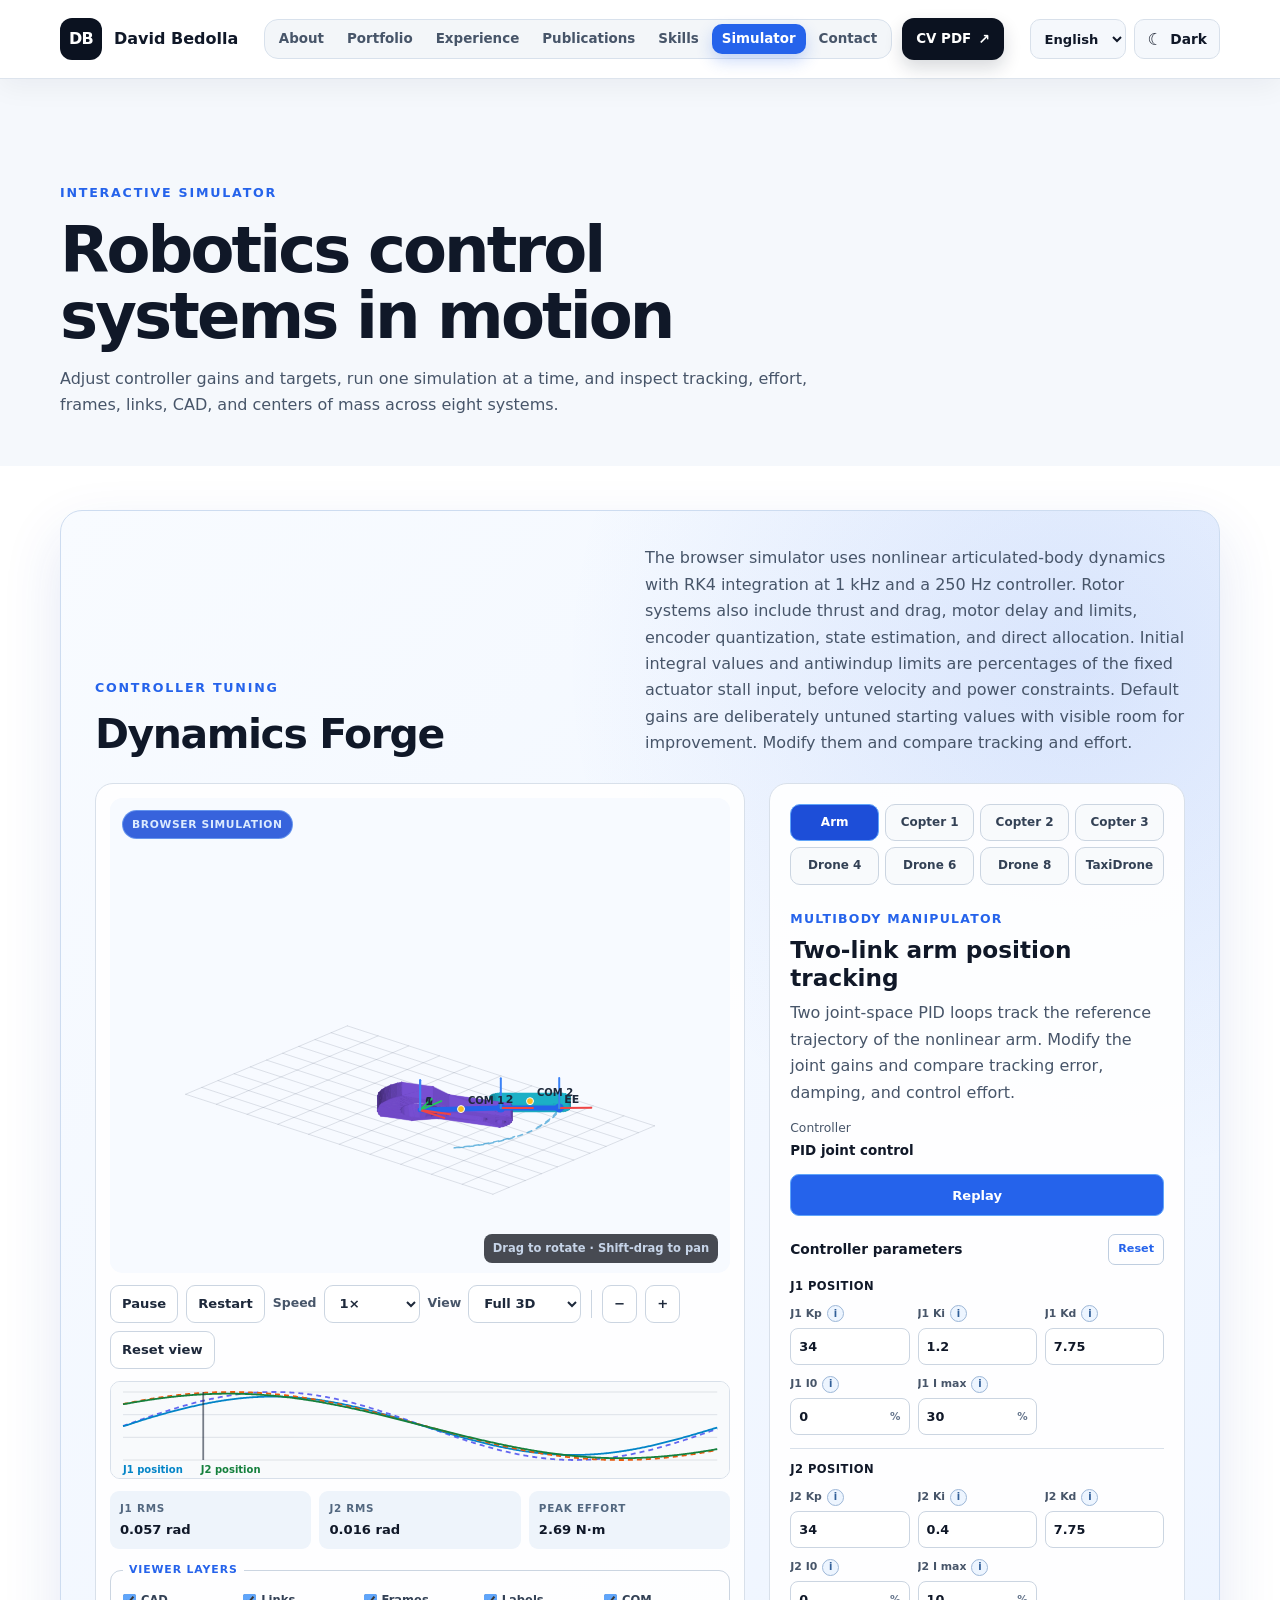
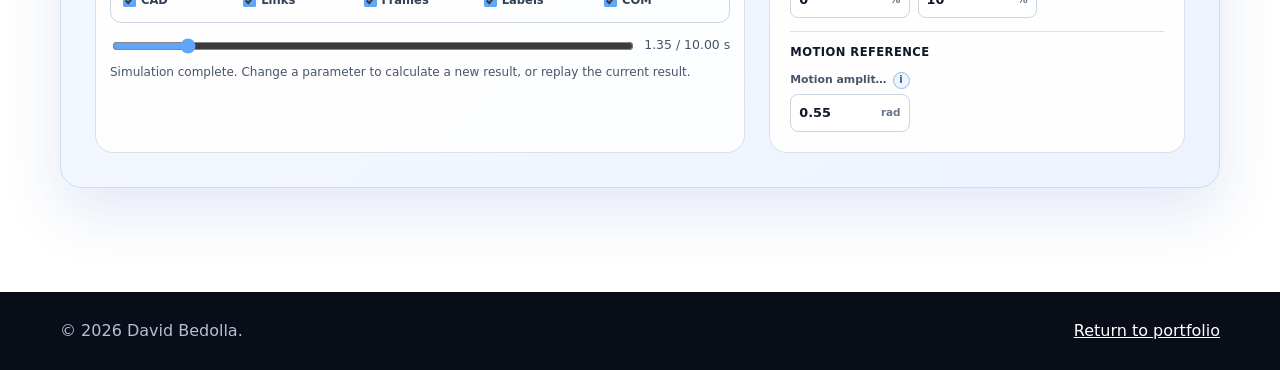
<file: simulator/index.html>
<!doctype html>
<html lang="en" translate="no" class="notranslate">
<head>
  <meta charset="utf-8">
  <meta name="viewport" content="width=device-width, initial-scale=1">
  <meta name="google" content="notranslate">
  <meta name="description" content="Interactive browser-based robotics control simulator by David Bedolla, PhD, with manipulators and aerial systems for controller tuning and trajectory inspection.">
  <meta name="author" content="David Bedolla">
  <meta property="og:title" content="Interactive Robotics Control Simulator | David Bedolla, PhD">
  <meta property="og:description" content="Tune controllers and compare tracking across eight interactive robotics systems.">
  <meta property="og:type" content="website">
  <meta property="og:url" content="https://bedolladavidphd.github.io/simulator/">
  <meta property="og:image" content="https://bedolladavidphd.github.io/public/og.png">
  <meta name="twitter:card" content="summary_large_image">
  <link rel="canonical" href="https://bedolladavidphd.github.io/simulator/">
  <base href="../">
  <meta name="theme-color" content="#0b1220">
  <meta name="color-scheme" content="light dark">
  <title>Interactive Robotics Control Simulator | David Bedolla, PhD</title>
  <link rel="icon" href="assets/images/favicon.svg" type="image/svg+xml">
  <link rel="manifest" href="site.webmanifest">
  <script>
    document.documentElement.classList.add('js');
    try {
      const savedTheme = localStorage.getItem('portfolio-theme');
      const systemTheme = matchMedia('(prefers-color-scheme: dark)').matches ? 'dark' : 'light';
      document.documentElement.dataset.theme = savedTheme || systemTheme;
    } catch {
      document.documentElement.dataset.theme = 'light';
    }
  </script>
  <link rel="stylesheet" href="assets/css/styles.css?v=20261110-profile">
  <script defer src="assets/js/i18n.js?v=20261110-architecture"></script>
  <script defer src="assets/js/main.js?v=20260812-tsf85-1"></script>
  <script defer src="assets/js/dynamics-forge-demos.js?v=20260812-tsf85-1"></script>
</head>
<body class="simulator-page" data-page="simulator">
  <a class="skip-link" href="#main-content">Skip to content</a>

  <header class="site-header" id="top">
    <div class="container nav-wrap">
      <a class="brand notranslate" href="./" aria-label="David Bedolla home" translate="no">
        <span class="brand-mark">DB</span>
        <span class="brand-text">David Bedolla</span>
      </a>

      <nav id="site-nav" class="site-nav" aria-label="Primary navigation">
        <div class="nav-section-links" aria-label="Page sections">
          <a href="./#about">About</a>
          <a href="./#projects">Portfolio</a>
          <a href="./#experience">Experience</a>
          <a href="./#publications">Publications</a>
          <a href="./#skills">Skills</a>
          <a class="active" href="simulator/" aria-current="page">Simulator</a>
          <a href="./#contact">Contact</a>
        </div>
        <a class="nav-cta" href="documents/David_Bedolla_CV.pdf?v=20261110-architecture" target="_blank" rel="noopener">
          <span>CV PDF</span><span class="nav-cta-arrow" aria-hidden="true">↗</span>
        </a>
      </nav>

      <div class="header-controls">
        <label class="language-control">
          <span class="visually-hidden">Language</span>
          <select class="language-select" aria-label="Language" disabled>
            <option value="en">English</option>
            <option value="es">Español</option>
            <option value="fr">Français</option>
          </select>
        </label>
        <button class="theme-toggle" type="button" aria-label="Switch color theme" aria-pressed="false">
          <span class="theme-icon" aria-hidden="true">☾</span>
          <span class="theme-label">Dark</span>
        </button>
        <button class="nav-toggle" type="button" aria-expanded="false" aria-controls="site-nav" aria-label="Open navigation">
          <span></span><span></span><span></span>
        </button>
      </div>
    </div>
  </header>

  <main id="main-content">
    <section class="simulator-hero section-pad section-light">
      <div class="container">
        <div class="section-heading reveal">
          <p class="eyebrow">Interactive simulator</p>
          <h1>Robotics control systems in motion</h1>
          <p>Adjust controller gains and targets, run one simulation at a time, and inspect tracking, effort, frames, links, CAD, and centers of mass across eight systems.</p>
        </div>
      </div>
    </section>

    <section class="simulator-workspace section-pad">
      <div class="container">
        <div id="dynamics-forge-demos" class="forge-showcase reveal" data-source="assets/data/dynamics-forge-demos.json?v=20260812-tsf85-1">
          <div class="forge-heading">
            <div>
              <p class="eyebrow">Controller tuning</p>
              <h2>Dynamics Forge</h2>
            </div>
            <p>The browser simulator uses nonlinear articulated-body dynamics with RK4 integration at 1 kHz and a 250 Hz controller. Rotor systems also include thrust and drag, motor delay and limits, encoder quantization, state estimation, and direct allocation. Initial integral values and antiwindup limits are percentages of the fixed actuator stall input, before velocity and power constraints. Default gains are deliberately untuned starting values with visible room for improvement. Modify them and compare tracking and effort.</p>
          </div>

          <div class="forge-layout">
            <div class="forge-viewer-shell">
              <div class="forge-canvas-wrap">
                <canvas id="forge-canvas" tabindex="0" aria-label="Interactive three-dimensional robotics simulator. Drag to rotate, use Shift-drag to pan, and use the mouse wheel or zoom buttons to zoom."></canvas>
                <span class="forge-live-badge">Browser simulation</span>
                <div class="forge-canvas-note">Drag to rotate · Shift-drag to pan</div>
              </div>

              <div class="forge-controls" aria-label="Simulation playback controls">
                <button id="forge-play" type="button" disabled aria-pressed="false">Play</button>
                <button id="forge-restart" type="button" disabled>Restart</button>
                <label>Speed
                  <select id="forge-speed" disabled>
                    <option value="0.5">0.5×</option>
                    <option value="1" selected>1×</option>
                    <option value="2">2×</option>
                  </select>
                </label>
                <label>View
                  <select id="forge-view" disabled>
                    <option value="full" selected>Full 3D</option>
                    <option value="top">Top</option>
                    <option value="front">Front</option>
                    <option value="side">Side</option>
                  </select>
                </label>
                <span class="forge-control-separator" aria-hidden="true"></span>
                <button id="forge-zoom-out" type="button" disabled aria-label="Zoom out">−</button>
                <button id="forge-zoom-in" type="button" disabled aria-label="Zoom in">+</button>
                <button id="forge-camera-reset" type="button" disabled>Reset view</button>
              </div>

              <div class="forge-plot-wrap">
                <canvas id="forge-plot" aria-label="Reference and simulated response plot"></canvas>
              </div>

              <div id="forge-position-plot-wrap" class="forge-plot-wrap" hidden>
                <canvas id="forge-position-plot" aria-label="X and Y position targets and simulated responses versus time"></canvas>
              </div>

              <div class="forge-results" aria-label="Simulation results">
                <div><span id="forge-rms-label">Primary RMS</span><strong id="forge-rms">Pending</strong></div>
                <div id="forge-secondary-result"><span id="forge-secondary-rms-label">Secondary RMS</span><strong id="forge-secondary-rms">Pending</strong></div>
                <div><span>Peak effort</span><strong id="forge-peak">Pending</strong></div>
              </div>

              <fieldset class="forge-layer-controls">
                <legend>Viewer layers</legend>
                <label><input id="forge-show-cad" type="checkbox" checked> CAD</label>
                <label><input id="forge-show-links" type="checkbox" checked> Links</label>
                <label><input id="forge-show-frames" type="checkbox" checked> Frames</label>
                <label><input id="forge-show-numbers" type="checkbox" checked> Labels</label>
                <label><input id="forge-show-com" type="checkbox" checked> COM</label>
              </fieldset>

              <div class="forge-timeline-row">
                <input id="forge-timeline" type="range" min="0" max="1000" value="0" disabled aria-label="Simulation playback position">
                <output id="forge-time" for="forge-timeline">0.00 / 0.00 s</output>
              </div>
              <p id="forge-demo-status" class="forge-status" role="status">Loading interactive systems…</p>
            </div>

            <div class="forge-demo-panel">
              <div id="forge-demo-tabs" class="forge-demo-tabs" role="tablist" aria-label="Dynamics Forge examples"></div>
              <div class="forge-demo-copy" role="tabpanel" aria-live="polite">
                <p id="forge-demo-category" class="project-kicker">Robotics system</p>
                <h3 id="forge-demo-title">Interactive system</h3>
                <p id="forge-demo-description">Select a model, adjust its controller, and run the simulation.</p>
                <p class="forge-controller-line">Controller <strong id="forge-controller-name">Not selected</strong></p>
              </div>

              <button id="forge-run" class="forge-run" type="button">Run simulation</button>
              <div class="forge-gains-heading">
                <h4>Controller parameters</h4>
                <button id="forge-reset-gains" type="button">Reset</button>
              </div>
              <div id="forge-gain-grid" class="forge-gain-grid"></div>
            </div>
          </div>

          <noscript>
            <p class="forge-noscript">Enable JavaScript to run the interactive robotics demos.</p>
          </noscript>
        </div>
      </div>
    </section>
  </main>

  <footer class="site-footer">
    <div class="container footer-wrap">
      <p>© <span id="year"></span> David Bedolla.</p>
      <a href="./">Return to portfolio</a>
    </div>
  </footer>
</body>
</html>
</file>
<file: assets/css/styles.css>
:root {
  --ink: #101828;
  --muted: #475569;
  --navy: #0b1220;
  --navy-2: #111c32;
  --blue: #2563eb;
  --blue-2: #60a5fa;
  --line: #d8e0ea;
  --surface: #ffffff;
  --surface-2: #f5f8fc;
  --shadow: 0 20px 55px rgba(15, 23, 42, 0.12);
  --radius: 22px;
  --max: 1160px;
  --forge-canvas: #f7faff;
  --forge-grid: rgba(71, 85, 105, 0.16);
  --forge-plot: #f8fafc;
  --forge-plot-grid: rgba(100, 116, 139, 0.18);
  --forge-plot-cursor: rgba(30, 41, 59, 0.6);
  --forge-plot-primary: #0284c7;
  --forge-plot-primary-reference: #6366f1;
  --forge-plot-secondary: #15803d;
  --forge-plot-secondary-reference: #ea580c;
  --forge-frame-label: #1e293b;
  --forge-trail: rgba(2, 132, 199, 0.55);
  --forge-link: #2563eb;
  --forge-joint: #2563eb;
  --forge-passive: #64748b;
  --forge-joint-ring: #eaf2ff;
  --forge-com: #fbbf24;
  --forge-target: #dc2626;
  --forge-muted: #64748b;
}

* { box-sizing: border-box; }
html { scroll-behavior: smooth; color-scheme: light; }
body {
  margin: 0;
  color: var(--ink);
  background: var(--surface);
  font-family: Inter, ui-sans-serif, system-ui, -apple-system, BlinkMacSystemFont, "Segoe UI", sans-serif;
  line-height: 1.65;
}
img { max-width: 100%; display: block; }
a { color: inherit; }
button, a { -webkit-tap-highlight-color: transparent; }

.skip-link {
  position: fixed;
  top: 10px;
  left: 10px;
  transform: translateY(-160%);
  padding: 10px 14px;
  background: var(--blue);
  color: white;
  border-radius: 8px;
  z-index: 1000;
}
.skip-link:focus { transform: translateY(0); }

.container { width: min(calc(100% - 36px), var(--max)); margin-inline: auto; }
.section-pad { padding: 104px 0; }
.section-light { background: var(--surface-2); }
.section-dark { background: var(--surface-2); color: var(--ink); }

.site-header {
  position: sticky;
  top: 0;
  z-index: 100;
  background: rgba(255, 255, 255, 0.84);
  backdrop-filter: blur(20px) saturate(145%);
  border-bottom: 1px solid rgba(216, 224, 234, 0.85);
  box-shadow: 0 8px 28px rgba(15, 23, 42, 0.05);
}
.nav-wrap { min-height: 78px; display: flex; align-items: center; justify-content: space-between; gap: 18px; }
.brand { display: inline-flex; align-items: center; gap: 12px; text-decoration: none; font-weight: 800; }
.brand-mark {
  display: grid;
  place-items: center;
  width: 42px;
  height: 42px;
  color: white;
  background: var(--navy);
  border-radius: 12px;
  letter-spacing: -0.04em;
}
.site-nav { display: flex; align-items: center; gap: 10px; }
.nav-section-links {
  display: flex;
  align-items: center;
  gap: 3px;
  padding: 4px;
  background: rgba(241, 245, 249, 0.86);
  border: 1px solid #d8e1ec;
  border-radius: 14px;
}
.site-nav a { text-decoration: none; font-weight: 720; font-size: 0.84rem; }
.nav-section-links a {
  position: relative;
  padding: 8px 10px;
  color: #475569;
  border-radius: 10px;
  line-height: 1;
  white-space: nowrap;
  transition: color 0.18s ease, background 0.18s ease, box-shadow 0.18s ease;
}
.nav-section-links a:hover,
.nav-section-links a:focus-visible { color: var(--blue); background: #ffffff; outline: none; }
.nav-section-links a.active,
.nav-section-links a[aria-current="location"] {
  color: white;
  background: var(--blue);
  box-shadow: 0 7px 16px rgba(37, 99, 235, 0.24);
}
.site-nav .nav-cta {
  display: inline-flex;
  align-items: center;
  justify-content: center;
  gap: 7px;
  min-height: 42px;
  padding: 0 14px;
  color: white;
  background: var(--navy);
  border-radius: 12px;
  box-shadow: 0 8px 18px rgba(15, 23, 42, 0.16);
  transition: transform 0.18s ease, background 0.18s ease, box-shadow 0.18s ease;
}
.site-nav .nav-cta:hover,
.site-nav .nav-cta:focus-visible { color: white; background: var(--blue); box-shadow: 0 9px 20px rgba(37, 99, 235, 0.26); outline: none; transform: translateY(-1px); }
.nav-cta-arrow { font-size: 0.88rem; line-height: 1; }
.header-controls { display: flex; align-items: center; gap: 8px; }
.visually-hidden {
  position: absolute;
  width: 1px;
  height: 1px;
  padding: 0;
  margin: -1px;
  overflow: hidden;
  clip: rect(0, 0, 0, 0);
  white-space: nowrap;
  border: 0;
}
.language-control { display: inline-flex; }
.language-select {
  width: 96px;
  min-height: 40px;
  padding: 0 8px 0 10px;
  color: var(--ink);
  background: var(--surface-2);
  border: 1px solid var(--line);
  border-radius: 10px;
  font: inherit;
  font-size: 0.82rem;
  font-weight: 760;
  cursor: pointer;
}
.language-select:hover { color: var(--blue); border-color: #9fb8e8; }
.language-select:focus-visible { outline: 3px solid rgba(37, 99, 235, 0.28); outline-offset: 2px; }
.language-select:disabled { cursor: wait; opacity: 0.72; }
.theme-toggle {
  display: inline-flex;
  align-items: center;
  justify-content: center;
  gap: 7px;
  min-height: 40px;
  padding: 0 12px;
  color: var(--ink);
  background: var(--surface-2);
  border: 1px solid var(--line);
  border-radius: 10px;
  font: inherit;
  font-size: 0.86rem;
  font-weight: 760;
  cursor: pointer;
}
.theme-toggle:hover { color: var(--blue); border-color: #9fb8e8; }
.theme-toggle:focus-visible { outline: 3px solid rgba(37, 99, 235, 0.28); outline-offset: 2px; }
.theme-icon { width: 1em; font-size: 1.05rem; line-height: 1; }
.nav-toggle { display: none; width: 42px; height: 42px; border: 1px solid var(--line); border-radius: 11px; background: var(--surface-2); padding: 8px; }
.nav-toggle span { display: block; width: 23px; height: 2px; margin: 5px auto; background: var(--ink); transition: transform 0.2s ease, opacity 0.2s ease; }
.nav-toggle[aria-expanded="true"] span:nth-child(1) { transform: translateY(7px) rotate(45deg); }
.nav-toggle[aria-expanded="true"] span:nth-child(2) { opacity: 0; }
.nav-toggle[aria-expanded="true"] span:nth-child(3) { transform: translateY(-7px) rotate(-45deg); }
.nav-toggle:focus-visible { outline: 3px solid rgba(37, 99, 235, 0.28); outline-offset: 2px; }

.hero {
  overflow: hidden;
  padding-top: 82px;
  background:
    radial-gradient(circle at 82% 18%, rgba(96, 165, 250, 0.2), transparent 28%),
    linear-gradient(180deg, #ffffff 0%, #f5f8fc 100%);
}
.hero-grid { display: grid; grid-template-columns: 1.22fr 0.78fr; align-items: center; gap: 64px; }
.eyebrow {
  margin: 0 0 14px;
  color: var(--blue);
  font-size: 0.79rem;
  font-weight: 850;
  letter-spacing: 0.14em;
  text-transform: uppercase;
}
.hero h1 { margin: 0; font-size: clamp(3.2rem, 7vw, 6.25rem); line-height: 0.97; letter-spacing: -0.065em; }
.hero h1 span { color: var(--blue); }
.hero-role { max-width: 800px; margin: 24px 0 14px; color: #29364a; font-size: clamp(1.15rem, 2vw, 1.55rem); font-weight: 720; line-height: 1.35; }
.hero-summary { max-width: 750px; margin: 0; color: var(--muted); font-size: 1.06rem; }
.hero-actions, .contact-actions { display: flex; flex-wrap: wrap; gap: 12px; margin-top: 30px; }
.button {
  display: inline-flex;
  align-items: center;
  justify-content: center;
  min-height: 48px;
  padding: 0 20px;
  border: 1px solid transparent;
  border-radius: 12px;
  font-weight: 780;
  text-decoration: none;
  transition: transform 0.2s ease, box-shadow 0.2s ease, background 0.2s ease;
}
.button:hover { transform: translateY(-2px); }
.button.primary { color: white; background: var(--blue); box-shadow: 0 12px 24px rgba(37, 99, 235, 0.24); }
.button.primary:hover { background: #1d4ed8; }
.button.secondary { border-color: #c7d2e0; background: rgba(255, 255, 255, 0.8); }
.button.secondary:hover { box-shadow: 0 10px 24px rgba(15, 23, 42, 0.08); }
.button.secondary.light { color: white; border-color: rgba(255,255,255,0.4); background: rgba(255,255,255,0.08); }
.social-row { display: flex; flex-wrap: wrap; gap: 22px; margin-top: 26px; }
.social-row a { color: #3f4c60; font-weight: 720; text-underline-offset: 4px; }
.social-row a:hover { color: var(--blue); }

.hero-visual { position: relative; min-height: 460px; display: grid; place-items: center; }
.portrait-card {
  position: relative;
  z-index: 3;
  width: min(100%, 330px);
  overflow: hidden;
  background: white;
  border: 1px solid rgba(216, 224, 234, 0.9);
  border-radius: 30px;
  box-shadow: var(--shadow);
}
.portrait-image {
  display: grid;
  place-items: center;
  width: 100%;
  aspect-ratio: 4 / 4.5;
  overflow: hidden;
  background: #dfe9f7;
}
.portrait-image > .profile-photo {
  width: 100%;
  height: 100%;
  object-fit: contain;
  object-position: center;
}
.portrait-caption {
  display: flex;
  flex-direction: column;
  align-items: center;
  gap: 12px;
  padding: 22px 20px 24px;
  text-align: center;
}
.portrait-caption > strong {
  color: var(--navy);
  font-size: 1.28rem;
  line-height: 1.2;
}
.employer-lockup {
  display: flex;
  flex-direction: column;
  align-items: center;
  gap: 6px;
  color: var(--muted);
  font-size: 1.04rem;
  font-weight: 760;
  line-height: 1.2;
}
.portrait-card .init-logo {
  width: 48px;
  height: 48px;
  aspect-ratio: 1;
  object-fit: contain;
  background: white;
}
.orbit { position: absolute; border-radius: 999px; border: 1px solid rgba(37, 99, 235, 0.18); }
.orbit-one { width: 430px; height: 430px; }
.orbit-two { width: 540px; height: 540px; }

.impact-grid { display: grid; grid-template-columns: repeat(4, 1fr); gap: 14px; margin-top: 76px; }
.impact-grid article { padding: 22px; background: white; border: 1px solid var(--line); border-radius: 16px; }
.impact-grid strong { display: block; color: var(--navy); font-size: 1.8rem; letter-spacing: -0.04em; }
.impact-grid span { color: var(--muted); font-size: 0.9rem; }

.two-col { display: grid; grid-template-columns: 0.9fr 1.1fr; gap: 70px; }
.section-heading { max-width: 760px; margin-bottom: 42px; }
.section-heading.centered { margin-inline: auto; text-align: center; }
.section-heading h2 { margin: 0; font-size: clamp(2.15rem, 4.5vw, 4rem); line-height: 1.06; letter-spacing: -0.045em; }
.section-heading p:not(.eyebrow) { margin: 16px 0 0; color: var(--muted); }
.section-dark .section-heading p:not(.eyebrow) { color: var(--muted); }
.about-copy p { margin: 0 0 18px; color: #435168; font-size: 1.04rem; }
.focus-tags { display: flex; flex-wrap: wrap; gap: 10px; margin-top: 26px; }
.focus-tags span { padding: 8px 12px; color: #1746a2; background: #eaf1ff; border: 1px solid #cfe0ff; border-radius: 999px; font-size: 0.88rem; font-weight: 720; }

.project-grid { display: grid; grid-template-columns: repeat(2, 1fr); gap: 24px; }
.project-group-heading {
  grid-column: 1 / -1;
  display: grid;
  grid-template-columns: minmax(180px, 0.42fr) 1fr;
  column-gap: 30px;
  align-items: end;
  margin-top: 28px;
  padding-top: 34px;
  border-top: 1px solid var(--line);
}
.project-group-heading:first-child { margin-top: 0; padding-top: 0; border-top: 0; }
.project-group-heading .eyebrow { grid-row: 1 / span 2; align-self: start; margin-top: 5px; }
.project-group-heading h3 { margin: 0; font-size: clamp(1.45rem, 2.4vw, 2.15rem); letter-spacing: -0.025em; }
.project-group-heading > p:not(.eyebrow) { margin: 8px 0 0; color: var(--muted); }
.project-card { overflow: hidden; border: 1px solid var(--line); border-radius: var(--radius); background: white; box-shadow: 0 12px 34px rgba(15, 23, 42, 0.07); }
.project-card > img,
.project-media { width: 100%; aspect-ratio: 16 / 8.8; object-fit: cover; background: #eef4ff; }
.project-media { position: relative; overflow: hidden; }
.project-video iframe { position: absolute; inset: 0; width: 100%; height: 100%; border: 0; }
.project-video-preview { position: absolute; inset: 0; overflow: hidden; background: #050912; }
.project-video-preview img { width: 100%; height: 100%; object-fit: cover; }
.project-video-preview::after { content: ""; position: absolute; inset: 0; background: linear-gradient(180deg, transparent 48%, rgba(5, 9, 18, 0.72)); }
.project-video-preview span {
  position: absolute;
  z-index: 1;
  right: 14px;
  bottom: 12px;
  padding: 5px 9px;
  color: white;
  background: rgba(5, 9, 18, 0.78);
  border-radius: 999px;
  font-size: 0.72rem;
  font-weight: 780;
}
.project-card.has-video {
  display: grid;
  grid-template-columns: 46% 54%;
  align-items: start;
}
.project-card.has-video > .project-media {
  width: 100%;
  aspect-ratio: 9 / 16;
  align-self: start;
  background: #050912;
  border-right: 1px solid var(--line);
}
.project-card.has-video .project-body { min-width: 0; padding: 17px 18px 19px; }
.project-card.has-video .project-kicker { margin-bottom: 4px; font-size: 0.66rem; line-height: 1.35; }
.project-card.has-video h3 { margin-bottom: 8px; font-size: 1.16rem; line-height: 1.22; }
.project-card.has-video p:not(.project-kicker) { margin: 0; font-size: 0.86rem; line-height: 1.46; }
.project-card.has-video ul { margin: 11px 0 0; padding-left: 17px; font-size: 0.78rem; line-height: 1.38; }
.project-card.has-video li + li { margin-top: 3px; }
.project-card.featured-project { grid-column: 1 / -1; }
.project-card.featured-project.has-video { grid-template-columns: 36% 64%; }
.project-card.featured-project.has-video .project-body { padding: 24px 28px; }
.project-card.featured-project.has-video .project-kicker { font-size: 0.74rem; }
.project-card.featured-project.has-video h3 { font-size: 1.55rem; }
.project-card.featured-project.has-video p:not(.project-kicker) { font-size: 0.96rem; line-height: 1.58; }
.project-card.featured-project.has-video ul { margin-top: 18px; font-size: 0.9rem; line-height: 1.5; }
.project-body { padding: 26px; }
.project-kicker { margin: 0 0 6px; color: var(--blue); font-weight: 800; font-size: 0.78rem; letter-spacing: 0.1em; text-transform: uppercase; }
.project-kicker .project-step { display: inline-block; margin-right: 0.42rem; color: #dc2626; font-size: 1.35rem; line-height: 0.8; letter-spacing: 0; vertical-align: -0.08em; }
.project-card h3 { margin: 0 0 10px; font-size: 1.42rem; line-height: 1.25; }
.project-card h3 .project-step { display: inline-block; margin-right: 0.18em; color: #dc2626; font-size: 1.55em; font-weight: 900; line-height: 0.72; vertical-align: -0.1em; }
.project-card p { color: var(--muted); }
.project-card ul { margin: 20px 0 0; padding-left: 20px; color: #344054; }
.project-card li + li { margin-top: 5px; }
.project-link { display: inline-flex; margin-top: 18px; color: var(--blue); font-size: 0.92rem; font-weight: 800; text-underline-offset: 4px; }
.project-link:hover, .project-link:focus-visible { color: #1746a2; }
.project-facts { display: grid; gap: 7px; margin: 14px 0 0; }
.project-facts > div { padding-top: 7px; border-top: 1px solid var(--line); }
.project-facts dt { color: var(--blue); font-size: 0.67rem; font-weight: 820; letter-spacing: 0.06em; text-transform: uppercase; }
.project-facts dd { margin: 2px 0 0; color: var(--muted); font-size: 0.79rem; line-height: 1.42; }
.project-card.featured-project .project-facts { grid-template-columns: repeat(2, minmax(0, 1fr)); column-gap: 20px; }
.project-facts dd a { color: var(--blue); font-weight: 800; text-underline-offset: 3px; }
.project-facts dd a:hover, .project-facts dd a:focus-visible { color: #1746a2; }
.project-card.has-video .project-facts { gap: 5px; margin-top: 9px; }
.project-card.has-video .project-facts > div { padding-top: 5px; }
.project-card.has-video .project-facts dt { font-size: 0.6rem; }
.project-card.has-video .project-facts dd { font-size: 0.76rem; line-height: 1.38; }
.project-card.featured-project.has-video .project-facts dd { font-size: 0.83rem; line-height: 1.42; }
.project-card.featured-project.has-video .project-facts dt { font-size: 0.65rem; }
.tactile-project { display: grid; grid-template-columns: 36% 64%; align-items: stretch; }
.tactile-project > img { width: 100%; height: 100%; min-height: 420px; aspect-ratio: auto; border-right: 1px solid var(--line); }
.tactile-project .project-body { padding: 24px 28px; }

.supporting-work {
  margin-top: 58px;
  padding: 34px;
  border: 1px solid var(--line);
  border-radius: var(--radius);
  background: linear-gradient(145deg, #f7faff, #eef4ff);
}
.supporting-work-heading { display: grid; grid-template-columns: minmax(180px, 0.42fr) 1fr; column-gap: 30px; align-items: end; }
.supporting-work-heading .eyebrow { grid-row: 1 / span 2; align-self: start; margin-top: 5px; }
.supporting-work-heading h3 { margin: 0; font-size: clamp(1.55rem, 3vw, 2.45rem); letter-spacing: -0.03em; }
.supporting-work-heading > p:not(.eyebrow) { margin: 9px 0 0; color: var(--muted); }
.foundation-grid { display: grid; grid-template-columns: repeat(2, minmax(0, 1fr)); gap: 18px; margin-top: 28px; }
.foundation-card { padding: 24px; border: 1px solid var(--line); border-radius: 18px; background: white; }
.foundation-card > span { color: var(--blue); font-size: 0.72rem; font-weight: 820; letter-spacing: 0.08em; text-transform: uppercase; }
.foundation-card h3 { margin: 8px 0 10px; font-size: 1.2rem; }
.foundation-card p { margin: 0; color: var(--muted); }
.foundation-card strong { display: block; margin-top: 15px; color: var(--ink); font-size: 0.9rem; line-height: 1.45; }

.simulator-cta {
  display: flex;
  align-items: center;
  justify-content: space-between;
  gap: 32px;
  margin-top: 52px;
  padding: 30px 32px;
  background: linear-gradient(135deg, #f8fbff, #eaf2ff);
  border: 1px solid #cddcf0;
  border-radius: var(--radius);
  box-shadow: 0 18px 46px rgba(30, 64, 175, 0.1);
}
.simulator-cta h3 { margin: 0; font-size: clamp(1.6rem, 3vw, 2.45rem); line-height: 1.12; }
.simulator-cta p:not(.eyebrow) { max-width: 760px; margin: 10px 0 0; color: var(--muted); }
.simulator-cta .button { flex: 0 0 auto; }
.simulator-hero { padding-bottom: 48px; }
.simulator-hero .section-heading { margin-bottom: 0; }
.simulator-hero .section-heading h1 { margin: 0; font-size: clamp(2.5rem, 5vw, 4.8rem); line-height: 1.03; letter-spacing: -0.045em; }
.simulator-workspace { padding-top: 44px; }
.simulator-workspace .forge-showcase { margin-top: 0; }

.forge-showcase {
  margin-top: 64px;
  scroll-margin-top: 96px;
  padding: 34px;
  color: var(--ink);
  background:
    radial-gradient(circle at 88% 12%, rgba(37, 99, 235, 0.13), transparent 34%),
    linear-gradient(135deg, #f8fbff, #edf4ff);
  border: 1px solid #cddcf0;
  border-radius: var(--radius);
  box-shadow: 0 24px 60px rgba(30, 64, 175, 0.12);
}
.forge-heading { display: flex; align-items: flex-end; justify-content: space-between; gap: 36px; margin-bottom: 26px; }
.forge-heading h2, .forge-heading h3 { margin: 0; font-size: clamp(1.8rem, 3.2vw, 2.75rem); line-height: 1.08; letter-spacing: -0.035em; }
.forge-heading > p { max-width: 540px; margin: 0; color: var(--muted); }
.forge-layout { display: grid; grid-template-columns: minmax(0, 1.22fr) minmax(330px, 0.78fr); gap: 24px; align-items: stretch; }
.forge-viewer-shell, .forge-demo-panel { min-width: 0; }
.forge-viewer-shell {
  padding: 14px;
  background: rgba(255, 255, 255, 0.9);
  border: 1px solid var(--line);
  border-radius: 18px;
}
.forge-canvas-wrap { position: relative; overflow: hidden; border-radius: 13px; background: var(--forge-canvas); }
#forge-canvas {
  display: block;
  width: 100%;
  height: clamp(320px, 40vw, 475px);
  cursor: grab;
  touch-action: none;
}
#forge-canvas:active { cursor: grabbing; }
#forge-canvas:focus-visible { outline: 3px solid var(--blue-2); outline-offset: -3px; }
.forge-canvas-note {
  position: absolute;
  right: 12px;
  bottom: 10px;
  padding: 5px 9px;
  color: #c6d4e8;
  background: rgba(3, 8, 16, 0.72);
  border-radius: 8px;
  font-size: 0.72rem;
  font-weight: 700;
  pointer-events: none;
}
.forge-live-badge {
  position: absolute;
  top: 12px;
  left: 12px;
  padding: 5px 9px;
  color: #dbeafe;
  background: rgba(29, 78, 216, 0.88);
  border: 1px solid rgba(147, 197, 253, 0.5);
  border-radius: 999px;
  font-size: 0.67rem;
  font-weight: 820;
  letter-spacing: 0.06em;
  text-transform: uppercase;
  pointer-events: none;
}
.forge-controls { display: flex; align-items: center; flex-wrap: wrap; gap: 8px; margin-top: 12px; }
.forge-controls button, .forge-controls select {
  min-height: 38px;
  padding: 7px 11px;
  color: #1e293b;
  background: #ffffff;
  border: 1px solid #cbd5e1;
  border-radius: 9px;
  font: inherit;
  font-size: 0.82rem;
  font-weight: 760;
}
.forge-controls button { cursor: pointer; }
.forge-controls button:hover:not(:disabled), .forge-controls button:focus-visible,
.forge-controls select:focus-visible { color: var(--blue); border-color: var(--blue); outline: none; }
.forge-controls button:disabled, .forge-controls select:disabled { cursor: wait; opacity: 0.5; }
.forge-controls label { display: inline-flex; align-items: center; gap: 7px; color: var(--muted); font-size: 0.78rem; font-weight: 760; }
.forge-controls select { padding-right: 28px; }
.forge-plot-wrap { margin-top: 12px; overflow: hidden; border: 1px solid var(--line); border-radius: 10px; }
#forge-plot, #forge-position-plot { display: block; width: 100%; height: 96px; }
.forge-control-separator { width: 1px; height: 28px; margin: 0 2px; background: #cbd5e1; }
.forge-timeline-row { display: grid; grid-template-columns: 1fr auto; align-items: center; gap: 12px; margin-top: 12px; }
#forge-timeline { width: 100%; accent-color: var(--blue-2); }
#forge-time { color: var(--muted); font-size: 0.78rem; font-variant-numeric: tabular-nums; }
.forge-status { min-height: 1.4em; margin: 7px 0 0; color: var(--muted); font-size: 0.75rem; }
.forge-demo-panel {
  display: flex;
  flex-direction: column;
  padding: 20px;
  background: rgba(255, 255, 255, 0.92);
  border: 1px solid var(--line);
  border-radius: 18px;
}
.forge-demo-tabs { display: grid; grid-template-columns: repeat(4, minmax(0, 1fr)); gap: 6px; }
.forge-demo-tab {
  width: 100%;
  padding: 8px 7px;
  color: #334155;
  background: #f8fafc;
  border: 1px solid #cbd5e1;
  border-radius: 10px;
  font: inherit;
  font-size: 0.75rem;
  font-weight: 730;
  text-align: center;
  cursor: pointer;
}
.forge-demo-tab:hover, .forge-demo-tab:focus-visible { color: var(--blue); border-color: var(--blue); outline: none; }
.forge-demo-tab:disabled { cursor: wait; opacity: 0.55; }
.forge-demo-tab.active { color: white; background: #1d4ed8; border-color: #60a5fa; }
.forge-demo-copy { margin-top: 24px; }
.forge-demo-copy h3, .forge-demo-copy h4 { margin: 0 0 9px; font-size: 1.45rem; line-height: 1.2; }
.forge-demo-copy > p:not(.project-kicker) { margin: 0; color: var(--muted); }
.forge-controller-line { margin-top: 12px !important; font-size: 0.77rem; }
.forge-controller-line strong { display: block; margin-top: 2px; color: var(--ink); font-size: 0.84rem; }
.forge-layer-controls {
  display: grid;
  grid-template-columns: repeat(5, minmax(0, 1fr));
  gap: 7px;
  margin: 12px 0 0;
  padding: 12px;
  border: 1px solid #cbd5e1;
  border-radius: 11px;
}
.forge-layer-controls legend { padding: 0 6px; color: var(--blue); font-size: 0.68rem; font-weight: 820; letter-spacing: 0.08em; text-transform: uppercase; }
.forge-layer-controls label { display: flex; align-items: center; gap: 5px; color: #334155; font-size: 0.72rem; font-weight: 700; cursor: pointer; }
.forge-layer-controls input { margin: 0; accent-color: #60a5fa; }
.forge-gains-heading { display: flex; align-items: center; justify-content: space-between; gap: 12px; margin-top: 18px; }
.forge-gains-heading h4, .forge-gains-heading h5 { margin: 0; color: var(--ink); font-size: 0.86rem; }
.forge-gains-heading button {
  padding: 5px 9px;
  color: var(--blue);
  background: transparent;
  border: 1px solid #bfcee0;
  border-radius: 7px;
  font: inherit;
  font-size: 0.7rem;
  font-weight: 750;
  cursor: pointer;
}
.forge-gain-grid { display: grid; grid-template-columns: minmax(0, 1fr); gap: 13px; margin-top: 10px; }
.forge-control-group { min-width: 0; padding-top: 2px; }
.forge-control-group + .forge-control-group { padding-top: 11px; border-top: 1px solid var(--line); }
.forge-control-group h6 { margin: 0 0 7px; color: var(--ink); font-size: 0.72rem; letter-spacing: 0.04em; text-transform: uppercase; }
.forge-control-group-grid { display: grid; grid-template-columns: repeat(3, minmax(0, 1fr)); gap: 8px; }
.forge-control { min-width: 0; color: var(--muted); font-size: 0.68rem; font-weight: 720; }
.forge-control-label { display: flex; align-items: center; min-height: 22px; gap: 5px; margin-bottom: 3px; }
.forge-control-label > label:first-child { min-width: 0; overflow: hidden; text-overflow: ellipsis; white-space: nowrap; cursor: pointer; }
.forge-gain-help { position: relative; flex: 0 0 auto; }
.forge-info-button {
  display: grid;
  width: 17px;
  height: 17px;
  padding: 0;
  place-items: center;
  color: #315f98;
  background: #edf5ff;
  border: 1px solid #9db7d7;
  border-radius: 50%;
  font: 800 0.62rem/1 system-ui, sans-serif;
  cursor: help;
}
.forge-info-button:focus-visible { outline: 2px solid #60a5fa; outline-offset: 2px; }
.forge-gain-tooltip {
  position: absolute;
  z-index: 12;
  left: 50%;
  bottom: calc(100% + 7px);
  width: min(300px, 78vw);
  padding: 9px 10px;
  color: #edf6ff;
  background: #102033;
  border: 1px solid #35506e;
  border-radius: 7px;
  box-shadow: 0 8px 22px rgba(15, 23, 42, 0.22);
  font-size: 0.7rem;
  font-weight: 600;
  line-height: 1.35;
  opacity: 0;
  pointer-events: none;
  transform: translate(-50%, 3px);
  transition: opacity 120ms ease, transform 120ms ease;
}
.forge-gain-help:hover .forge-gain-tooltip,
.forge-gain-help:focus-within .forge-gain-tooltip,
.forge-gain-help.is-open .forge-gain-tooltip { opacity: 1; transform: translate(-50%, 0); }
.forge-number-field { display: flex; align-items: center; min-height: 35px; overflow: hidden; background: #ffffff; border: 1px solid #cbd5e1; border-radius: 8px; }
.forge-number-field input { width: 100%; min-width: 0; padding: 7px 8px; color: var(--ink); background: transparent; border: 0; outline: none; font: inherit; font-size: 0.8rem; font-variant-numeric: tabular-nums; }
.forge-number-field:focus-within { border-color: #60a5fa; box-shadow: 0 0 0 2px rgba(96, 165, 250, 0.14); }
.forge-number-field small { padding-right: 8px; color: #64748b; font-size: 0.65rem; }
.forge-run {
  width: 100%;
  min-height: 42px;
  margin-top: 12px;
  color: white;
  background: #2563eb;
  border: 1px solid #60a5fa;
  border-radius: 9px;
  font: inherit;
  font-size: 0.82rem;
  font-weight: 820;
  cursor: pointer;
}
.forge-run:hover:not(:disabled), .forge-run:focus-visible { background: #1d4ed8; outline: none; }
.forge-run:disabled, .forge-gains-heading button:disabled, .forge-gain-grid input:disabled { cursor: wait; opacity: 0.55; }
.forge-results { display: grid; grid-template-columns: repeat(3, minmax(0, 1fr)); gap: 8px; margin-top: 12px; }
.forge-results.single { grid-template-columns: repeat(2, minmax(0, 1fr)); }
.forge-results [hidden] { display: none; }
.forge-results div { padding: 9px 10px; background: #eef4fb; border-radius: 9px; }
.forge-results span, .forge-results strong { display: block; }
.forge-results span { color: #52677f; font-size: 0.65rem; font-weight: 800; letter-spacing: 0.07em; text-transform: uppercase; }
.forge-results strong { margin-top: 2px; color: var(--ink); font-size: 0.82rem; font-variant-numeric: tabular-nums; }
.forge-noscript { margin: 18px 0 0; color: var(--muted); }
.forge-load-error .forge-demo-panel { opacity: 0.7; }

.timeline { border-left: 1px solid var(--line); margin-left: 16px; }
.timeline-item { position: relative; display: grid; grid-template-columns: 150px 1fr; gap: 35px; padding: 0 0 42px 34px; }
.timeline-item::before { content: ""; position: absolute; left: -7px; top: 7px; width: 12px; height: 12px; border-radius: 50%; background: var(--blue-2); box-shadow: 0 0 0 6px rgba(96, 165, 250, 0.13); }
.timeline-date { color: var(--blue); font-weight: 800; }
.timeline h3 { margin: 0; font-size: 1.35rem; }
.timeline-place { margin: 3px 0 9px; color: #334155; font-weight: 650; }
.timeline-item p:last-child { margin: 0; color: var(--muted); max-width: 760px; }
.timeline-bullets { max-width: 820px; margin: 10px 0 0; padding-left: 20px; color: var(--muted); }
.timeline-bullets li + li { margin-top: 7px; }

.education-grid { display: grid; grid-template-columns: repeat(auto-fit, minmax(250px, 1fr)); gap: 18px; }
.education-card {
  padding: 25px;
  background: white;
  border: 1px solid var(--line);
  border-radius: 18px;
  box-shadow: 0 12px 34px rgba(15, 23, 42, 0.06);
}
.education-card span { color: var(--blue); font-size: 0.82rem; font-weight: 820; letter-spacing: 0.08em; }
.education-card h3 { margin: 8px 0 5px; font-size: 1.3rem; line-height: 1.25; }
.education-card p { margin: 0; color: var(--muted); font-weight: 680; }
.education-card small { display: block; margin-top: 12px; color: var(--muted); font-size: 0.9rem; line-height: 1.5; }

.compact-section { padding-top: 40px; }
.awards-grid { display: grid; grid-template-columns: repeat(3, minmax(0, 1fr)); gap: 16px; }
.award-card {
  padding: 22px;
  background: linear-gradient(145deg, #ffffff, #f7f9fc);
  border: 1px solid var(--line);
  border-radius: 16px;
}
.award-card span { color: var(--blue); font-size: 0.82rem; font-weight: 820; letter-spacing: 0.08em; }
.award-card h3 { margin: 7px 0 5px; font-size: 1.08rem; line-height: 1.35; }
.award-card p { margin: 0; color: var(--muted); font-size: 0.9rem; line-height: 1.5; }

.publication-list { display: grid; gap: 15px; }
.publication { display: grid; grid-template-columns: 80px 1fr; gap: 24px; padding: 25px; background: white; border: 1px solid var(--line); border-radius: 16px; }
.pub-year { color: var(--blue); font-weight: 850; }
.publication h3 { margin: 0 0 7px; font-size: 1.16rem; line-height: 1.35; }
.publication p { margin: 0 0 8px; color: var(--muted); }
.publication a { color: var(--blue); font-weight: 760; text-underline-offset: 4px; }
.coming-soon { color: #667085; font-size: 0.9rem; }
.publication-archives { display: grid; gap: 14px; margin-top: 24px; }
.publication-expand {
  overflow: clip;
  background: white;
  border: 1px solid var(--line);
  border-radius: 16px;
}
.publication-expand summary {
  position: relative;
  display: flex;
  align-items: center;
  justify-content: space-between;
  gap: 20px;
  padding: 20px 24px;
  cursor: pointer;
  font-weight: 800;
  list-style: none;
}
.publication-expand summary::-webkit-details-marker { display: none; }
.publication-expand summary::after {
  content: "+";
  flex: 0 0 auto;
  color: var(--blue);
  font-size: 1.5rem;
  line-height: 1;
}
.publication-expand[open] summary::after { content: "−"; }
.publication-expand summary small { margin-left: auto; color: var(--muted); font-size: 0.82rem; font-weight: 650; }
.expanded-publications {
  margin: 0;
  padding: 4px 36px 24px 54px;
  color: var(--muted);
}
.expanded-publications li { padding: 10px 0 10px 6px; line-height: 1.55; }
.expanded-publications li + li { border-top: 1px solid var(--line); }
.expanded-publications a { color: var(--blue); font-weight: 760; text-underline-offset: 3px; }
.contribution-list li > span { display: block; margin-top: 5px; color: var(--ink); font-weight: 680; }

.skills-grid { display: grid; grid-template-columns: repeat(auto-fit, minmax(205px, 1fr)); gap: 18px; }
.skill-card { min-height: 180px; padding: 24px; border: 1px solid var(--line); border-radius: 18px; background: linear-gradient(145deg, #ffffff, #f7f9fc); }
.skill-card h3 { margin: 0 0 12px; }
.skill-card p { margin: 0; color: var(--muted); }

.contact-section { background: linear-gradient(135deg, var(--navy), #173364); color: white; }
.contact-card { display: flex; align-items: center; justify-content: space-between; gap: 42px; }
.contact-card h2 { max-width: 760px; margin: 0; font-size: clamp(2.1rem, 4vw, 3.8rem); line-height: 1.08; letter-spacing: -0.045em; }
.contact-card p:not(.eyebrow) { max-width: 760px; color: #c6d0e1; }
.contact-actions { flex-shrink: 0; }

.site-footer { padding: 26px 0; background: #080d18; color: #b5c0d2; }
.footer-wrap { display: flex; justify-content: space-between; gap: 20px; }
.footer-wrap p { margin: 0; }
.footer-wrap a { color: white; }

.js .reveal { opacity: 0; transform: translateY(18px); transition: opacity 0.65s ease, transform 0.65s ease; }
.js .reveal.visible { opacity: 1; transform: translateY(0); }

html[data-theme="dark"] {
  color-scheme: dark;
  --ink: #f3f7fc;
  --muted: #b6c2d2;
  --line: #2a3a50;
  --surface: #08111f;
  --surface-2: #0d192a;
  --shadow: 0 22px 58px rgba(0, 0, 0, 0.34);
  --forge-canvas: #07111f;
  --forge-grid: rgba(148, 163, 184, 0.2);
  --forge-plot: rgba(4, 10, 20, 0.72);
  --forge-plot-grid: rgba(148, 163, 184, 0.2);
  --forge-plot-cursor: rgba(255, 255, 255, 0.65);
  --forge-plot-primary: #38bdf8;
  --forge-plot-primary-reference: #a5b4fc;
  --forge-plot-secondary: #4ade80;
  --forge-plot-secondary-reference: #fdba74;
  --forge-frame-label: #e5eefb;
  --forge-trail: rgba(56, 189, 248, 0.5);
  --forge-link: #60a5fa;
  --forge-passive: #8fa2ba;
  --forge-target: #fb7185;
  --forge-muted: #9fb0c6;
}
html[data-theme="dark"] .section-dark { background: var(--navy); color: white; }
html[data-theme="dark"] .section-dark .section-heading p:not(.eyebrow) { color: #aebbd0; }
html[data-theme="dark"] .timeline { border-left-color: rgba(255, 255, 255, 0.22); }
html[data-theme="dark"] .timeline-date { color: var(--blue-2); }
html[data-theme="dark"] .timeline-place { color: #d0d8e7; }
html[data-theme="dark"] .timeline-item p:last-child { color: #aebbd0; }
html[data-theme="dark"] .forge-showcase {
  color: white;
  background:
    radial-gradient(circle at 88% 12%, rgba(37, 99, 235, 0.32), transparent 34%),
    linear-gradient(135deg, #081321, #102848);
  border-color: rgba(147, 197, 253, 0.2);
  box-shadow: 0 28px 70px rgba(8, 19, 33, 0.24);
}
html[data-theme="dark"] .forge-heading > p { color: #c5d2e5; }
html[data-theme="dark"] .forge-viewer-shell { background: rgba(5, 12, 23, 0.64); border-color: rgba(148, 163, 184, 0.2); }
html[data-theme="dark"] .forge-controls button,
html[data-theme="dark"] .forge-controls select { color: #e7eef9; background: #13233a; border-color: #30455f; }
html[data-theme="dark"] .forge-controls button:hover:not(:disabled),
html[data-theme="dark"] .forge-controls button:focus-visible,
html[data-theme="dark"] .forge-controls select:focus-visible { color: white; border-color: var(--blue-2); }
html[data-theme="dark"] .forge-controls label { color: #aebfd4; }
html[data-theme="dark"] .forge-plot-wrap { border-color: #263a55; }
html[data-theme="dark"] .forge-control-separator { background: #30455f; }
html[data-theme="dark"] #forge-time { color: #c9d6e7; }
html[data-theme="dark"] .forge-status { color: #9fb1c8; }
html[data-theme="dark"] .forge-demo-panel { background: rgba(17, 31, 51, 0.78); border-color: rgba(148, 163, 184, 0.2); }
html[data-theme="dark"] .forge-demo-tab { color: #b8c7db; background: rgba(7, 17, 31, 0.62); border-color: #30445f; }
html[data-theme="dark"] .forge-demo-tab:hover,
html[data-theme="dark"] .forge-demo-tab:focus-visible { color: white; border-color: #5d80ac; }
html[data-theme="dark"] .forge-demo-tab.active { color: white; background: #1d4ed8; border-color: #60a5fa; }
html[data-theme="dark"] .forge-demo-copy > p:not(.project-kicker) { color: #c2cfe0; }
html[data-theme="dark"] .forge-controller-line strong { color: #edf5ff; }
html[data-theme="dark"] .forge-layer-controls { border-color: #30445f; }
html[data-theme="dark"] .forge-layer-controls legend { color: #89b7f9; }
html[data-theme="dark"] .forge-layer-controls label { color: #c9d6e7; }
html[data-theme="dark"] .forge-gains-heading h4,
html[data-theme="dark"] .forge-gains-heading h5 { color: #eef5ff; }
html[data-theme="dark"] .forge-gains-heading button { color: #bcd0e8; border-color: #3a506c; }
html[data-theme="dark"] .forge-control-group + .forge-control-group { border-color: #30445f; }
html[data-theme="dark"] .forge-control-group h6 { color: #eef5ff; }
html[data-theme="dark"] .forge-control { color: #aebfd4; }
html[data-theme="dark"] .forge-info-button { color: #dbeafe; background: #1e3a5f; border-color: #4f7199; }
html[data-theme="dark"] .forge-number-field { background: #0a1728; border-color: #30445f; }
html[data-theme="dark"] .forge-number-field input { color: #f1f6fd; }
html[data-theme="dark"] .forge-number-field small { color: #7590b0; }
html[data-theme="dark"] .forge-results div { background: rgba(5, 12, 23, 0.52); }
html[data-theme="dark"] .forge-results span { color: #85a1c1; }
html[data-theme="dark"] .forge-results strong { color: #eef6ff; }
html[data-theme="dark"] .forge-noscript { color: #c4d1e2; }
html[data-theme="dark"] .site-header {
  background: rgba(8, 17, 31, 0.9);
  border-bottom-color: rgba(62, 82, 110, 0.75);
  box-shadow: 0 8px 28px rgba(0, 0, 0, 0.18);
}
html[data-theme="dark"] .brand-mark { background: var(--blue); }
html[data-theme="dark"] .nav-section-links { background: rgba(12, 23, 39, 0.88); border-color: #293b52; }
html[data-theme="dark"] .nav-section-links a { color: #c2cede; }
html[data-theme="dark"] .nav-section-links a:hover,
html[data-theme="dark"] .nav-section-links a:focus-visible { color: white; background: #17263b; }
html[data-theme="dark"] .nav-section-links a.active,
html[data-theme="dark"] .nav-section-links a[aria-current="location"] { color: white; background: var(--blue); }
html[data-theme="dark"] .site-nav .nav-cta { color: white; background: var(--blue); box-shadow: 0 8px 18px rgba(0, 0, 0, 0.24); }
html[data-theme="dark"] .language-select,
html[data-theme="dark"] .theme-toggle { background: #101d30; }
html[data-theme="dark"] .nav-toggle { background: #101d30; }
html[data-theme="dark"] .hero {
  background:
    radial-gradient(circle at 82% 18%, rgba(37, 99, 235, 0.28), transparent 30%),
    linear-gradient(180deg, #08111f 0%, #0d192a 100%);
}
html[data-theme="dark"] .hero-role { color: #dce6f3; }
html[data-theme="dark"] .social-row a { color: #c3cfde; }
html[data-theme="dark"] .button.secondary {
  color: #eef4fb;
  border-color: #40536d;
  background: rgba(17, 29, 48, 0.82);
}
html[data-theme="dark"] .portrait-card,
html[data-theme="dark"] .impact-grid article,
html[data-theme="dark"] .project-card,
html[data-theme="dark"] .foundation-card,
html[data-theme="dark"] .education-card,
html[data-theme="dark"] .award-card,
html[data-theme="dark"] .publication,
html[data-theme="dark"] .publication-expand {
  background: #101c2d;
  border-color: var(--line);
}
html[data-theme="dark"] .portrait-caption > strong,
html[data-theme="dark"] .impact-grid strong { color: var(--ink); }
html[data-theme="dark"] .about-copy p,
html[data-theme="dark"] .project-card ul { color: #c5d0df; }
html[data-theme="dark"] .focus-tags span {
  color: #bfdbfe;
  background: #102957;
  border-color: #214986;
}
html[data-theme="dark"] .project-card > img,
html[data-theme="dark"] .project-media { background: #14243a; }
html[data-theme="dark"] .supporting-work {
  background: linear-gradient(145deg, #101c2d, #102957);
  border-color: var(--line);
}
html[data-theme="dark"] .project-link { color: #8fc1ff; }
html[data-theme="dark"] .project-facts dd a { color: #8fc1ff; }
html[data-theme="dark"] .project-card h3 .project-step { color: #ff6b6b; }
html[data-theme="dark"] .simulator-cta {
  background: linear-gradient(135deg, #101c2d, #102957);
  border-color: var(--line);
}
html[data-theme="dark"] .skill-card {
  background: linear-gradient(145deg, #101c2d, #0c1727);
}
html[data-theme="dark"] .award-card { background: linear-gradient(145deg, #101c2d, #0c1727); }
html[data-theme="dark"] .coming-soon { color: #aab7c8; }
html[data-theme="dark"] .orbit { border-color: rgba(96, 165, 250, 0.25); }
html[data-theme="dark"] .site-footer { border-top: 1px solid #1f2c3e; }

@media (prefers-reduced-motion: reduce) {
  html { scroll-behavior: auto; }
  .js .reveal { opacity: 1; transform: none; transition: none; }
  .button { transition: none; }
}

@media (max-width: 1240px) and (min-width: 981px) {
  .brand-text { display: none; }
  .nav-section-links a { padding-inline: 8px; }
}

@media (max-width: 980px) {
  .nav-toggle { display: block; }
  .site-nav {
    position: absolute;
    top: calc(100% + 8px);
    left: 18px;
    right: 18px;
    display: none;
    flex-direction: column;
    align-items: stretch;
    gap: 10px;
    padding: 10px;
    background: var(--surface);
    border: 1px solid var(--line);
    border-radius: 16px;
    box-shadow: var(--shadow);
  }
  .site-nav.open { display: flex; }
  .nav-section-links { flex-direction: column; align-items: stretch; gap: 3px; padding: 0; background: transparent; border: 0; }
  .nav-section-links a { padding: 12px 14px; font-size: 0.92rem; line-height: 1.2; }
  .site-nav .nav-cta { min-height: 46px; }
  .hero-grid, .two-col { grid-template-columns: 1fr; }
  .hero-visual { min-height: 400px; }
  .impact-grid, .awards-grid, .skills-grid { grid-template-columns: repeat(2, 1fr); }
  .forge-heading { align-items: flex-start; flex-direction: column; gap: 12px; }
  .forge-layout { grid-template-columns: 1fr; }
  .forge-demo-tabs { grid-template-columns: repeat(4, minmax(0, 1fr)); }
  .simulator-cta { align-items: flex-start; flex-direction: column; }
  .contact-card { align-items: flex-start; flex-direction: column; }
}

@media (max-width: 980px) {
  .project-grid { grid-template-columns: 1fr; }
  .project-group-heading { grid-template-columns: 1fr; gap: 5px; }
  .project-group-heading .eyebrow { grid-row: auto; margin-top: 0; }
  .project-card.has-video { grid-template-columns: 44% 56%; }
  .project-card.featured-project.has-video { grid-template-columns: 44% 56%; }
  .tactile-project { grid-template-columns: 44% 56%; }
  .project-card.featured-project .project-facts { grid-template-columns: 1fr; }
  .supporting-work-heading { grid-template-columns: 1fr; gap: 5px; }
  .supporting-work-heading .eyebrow { grid-row: auto; margin-top: 0; }
}

@media (max-width: 680px) {
  .section-pad { padding: 78px 0; }
  .hero { padding-top: 58px; }
  .brand-text { display: none; }
  .hero-grid { gap: 36px; }
  .hero h1 { font-size: clamp(3rem, 17vw, 4.8rem); }
  .hero-visual { min-height: 330px; }
  .portrait-card { width: 270px; }
  .orbit-one { width: 330px; height: 330px; }
  .orbit-two { width: 410px; height: 410px; }
  .impact-grid, .project-grid, .education-grid, .awards-grid, .skills-grid, .foundation-grid { grid-template-columns: 1fr; }
  .supporting-work { padding: 24px; }
  .forge-showcase { margin-top: 48px; padding: 20px; }
  #forge-canvas { height: 320px; }
  .forge-demo-tabs { grid-template-columns: repeat(2, minmax(0, 1fr)); }
  .forge-layer-controls { grid-template-columns: repeat(2, minmax(0, 1fr)); }
  .forge-control-separator { display: none; }
  .forge-timeline-row { grid-template-columns: 1fr; gap: 2px; }
  .impact-grid { margin-top: 50px; }
  .timeline-item { grid-template-columns: 1fr; gap: 5px; padding-left: 28px; }
  .publication { grid-template-columns: 1fr; gap: 5px; }
  .publication-expand summary { align-items: flex-start; flex-direction: column; gap: 4px; padding: 18px 20px; }
  .publication-expand summary::after { position: absolute; right: 20px; }
  .publication-expand summary small { margin-left: 0; padding-right: 32px; }
  .expanded-publications { padding: 2px 24px 22px 42px; }
  .simulator-cta { padding: 24px; }
  .footer-wrap { flex-direction: column; }
}

@media (max-width: 540px) {
  .project-card.has-video,
  .project-card.featured-project.has-video,
  .tactile-project { grid-template-columns: 1fr; }
  .project-card.has-video > .project-media {
    width: min(100%, 320px);
    justify-self: center;
    border-right: 0;
    border-bottom: 1px solid var(--line);
  }
  .tactile-project > img { min-height: 220px; border-right: 0; border-bottom: 1px solid var(--line); }
}

@media (max-width: 360px) {
  .theme-toggle .theme-label { display: none; }
}

/* LinkedIn-aligned hero update */
.hero-copy { min-width: 0; }
.hero .hero-name {
  display: flex;
  flex-wrap: nowrap;
  align-items: baseline;
  column-gap: 0.14em;
  width: max-content;
  max-width: none;
  margin: 0;
  font-size: clamp(3rem, 5.1vw, 4.35rem);
  line-height: 1;
  letter-spacing: -0.055em;
  white-space: nowrap;
}
.hero .hero-name span {
  display: inline-block;
  flex: 0 0 auto;
  white-space: nowrap;
}
@media (max-width: 680px) {
  .hero .hero-name {
    font-size: clamp(1.45rem, 7.8vw, 2.8rem);
    letter-spacing: -0.045em;
    white-space: nowrap;
  }
}
</file>
